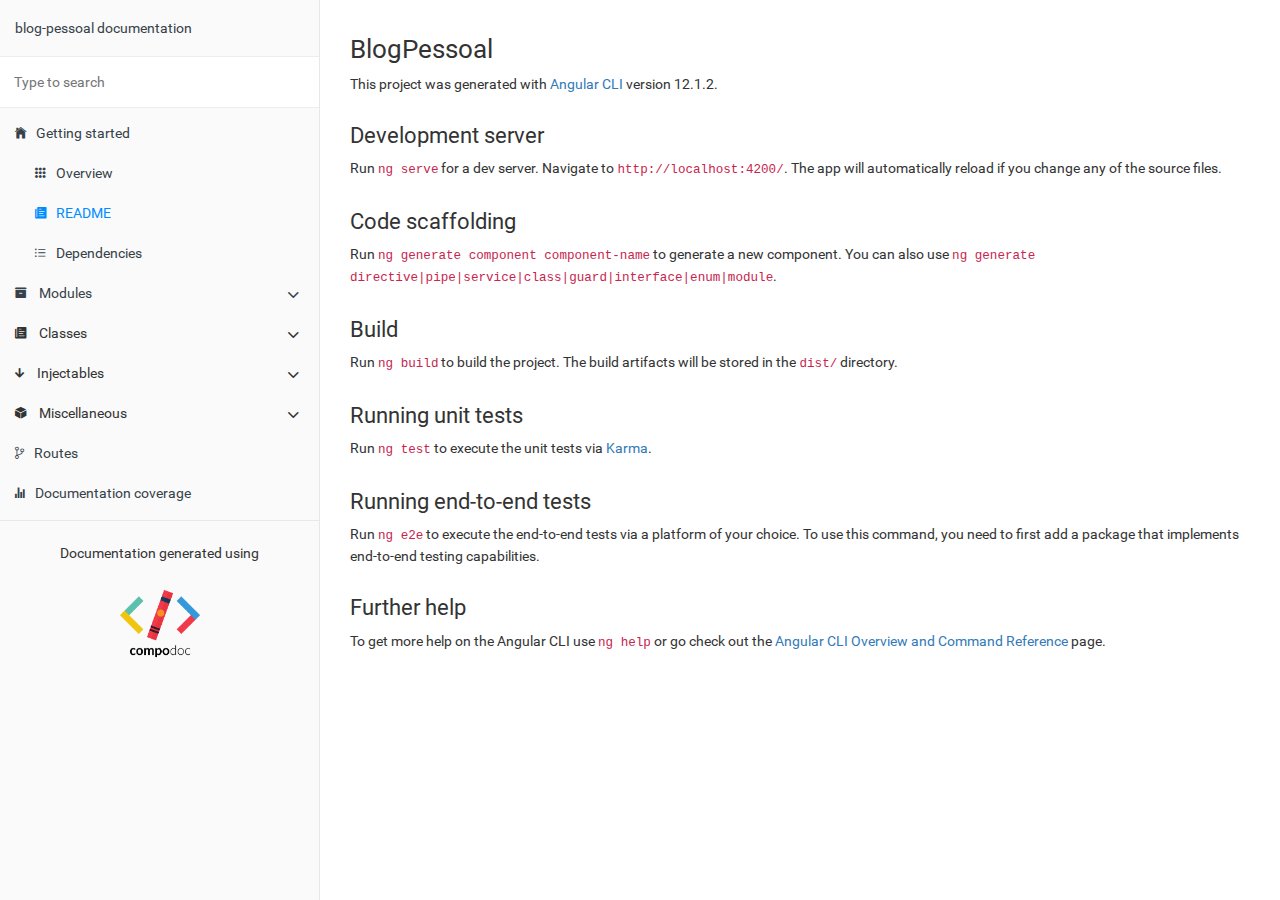
<file: documentation/index.html>
<!doctype html>
<html class="no-js" lang="">
    <head>
        <meta charset="utf-8">
        <meta http-equiv="x-ua-compatible" content="ie=edge">
        <title>blog-pessoal documentation</title>
        <meta name="description" content="">
        <meta name="viewport" content="width=device-width, initial-scale=1">

        <link rel="icon" type="image/x-icon" href="./images/favicon.ico">
	   <link rel="stylesheet" href="./styles/style.css">
        <link rel="stylesheet" href="./styles/dark.css" media="(prefers-color-scheme: dark)">
    </head>
    <body>

        <div class="navbar navbar-default navbar-fixed-top visible-xs">
            <a href="./" class="navbar-brand">blog-pessoal documentation</a>
            <button type="button" class="btn btn-default btn-menu ion-ios-menu" id="btn-menu"></button>
        </div>

        <div class="xs-menu menu" id="mobile-menu">
                <div id="book-search-input" role="search"><input type="text" placeholder="Type to search"></div>            <compodoc-menu></compodoc-menu>
        </div>

        <div class="container-fluid main">
           <div class="row main">
               <div class="hidden-xs menu">
                   <compodoc-menu mode="normal"></compodoc-menu>
               </div>
               <!-- START CONTENT -->
               <div class="content getting-started">
                   <div class="content-data">

<h1 id="blogpessoal">BlogPessoal</h1>
<p>This project was generated with <a href="https://github.com/angular/angular-cli">Angular CLI</a> version 12.1.2.</p>
<h2 id="development-server">Development server</h2>
<p>Run <code>ng serve</code> for a dev server. Navigate to <code>http://localhost:4200/</code>. The app will automatically reload if you change any of the source files.</p>
<h2 id="code-scaffolding">Code scaffolding</h2>
<p>Run <code>ng generate component component-name</code> to generate a new component. You can also use <code>ng generate directive|pipe|service|class|guard|interface|enum|module</code>.</p>
<h2 id="build">Build</h2>
<p>Run <code>ng build</code> to build the project. The build artifacts will be stored in the <code>dist/</code> directory.</p>
<h2 id="running-unit-tests">Running unit tests</h2>
<p>Run <code>ng test</code> to execute the unit tests via <a href="https://karma-runner.github.io">Karma</a>.</p>
<h2 id="running-end-to-end-tests">Running end-to-end tests</h2>
<p>Run <code>ng e2e</code> to execute the end-to-end tests via a platform of your choice. To use this command, you need to first add a package that implements end-to-end testing capabilities.</p>
<h2 id="further-help">Further help</h2>
<p>To get more help on the Angular CLI use <code>ng help</code> or go check out the <a href="https://angular.io/cli">Angular CLI Overview and Command Reference</a> page.</p>



















                   </div><div class="search-results">
    <div class="has-results">
        <h1 class="search-results-title"><span class='search-results-count'></span> results matching "<span class='search-query'></span>"</h1>
        <ul class="search-results-list"></ul>
    </div>
    <div class="no-results">
        <h1 class="search-results-title">No results matching "<span class='search-query'></span>"</h1>
    </div>
</div>
</div>
               <!-- END CONTENT -->
           </div>
       </div>

       <script>
            var COMPODOC_CURRENT_PAGE_DEPTH = 0;
            var COMPODOC_CURRENT_PAGE_CONTEXT = 'getting-started';
            var COMPODOC_CURRENT_PAGE_URL = 'index.html';
            var MAX_SEARCH_RESULTS = 15;
       </script>

       <script src="./js/libs/custom-elements.min.js"></script>
       <script src="./js/libs/lit-html.js"></script>

       <script src="./js/menu-wc.js" defer></script>
       <script nomodule src="./js/menu-wc_es5.js" defer></script>

       <script src="./js/libs/bootstrap-native.js"></script>

       <script src="./js/libs/es6-shim.min.js"></script>
       <script src="./js/libs/EventDispatcher.js"></script>
       <script src="./js/libs/promise.min.js"></script>
       <script src="./js/libs/zepto.min.js"></script>

       <script src="./js/compodoc.js"></script>

       <script src="./js/tabs.js"></script>
       <script src="./js/menu.js"></script>
       <script src="./js/libs/clipboard.min.js"></script>
       <script src="./js/libs/prism.js"></script>
       <script src="./js/sourceCode.js"></script>
          <script src="./js/search/search.js"></script>
          <script src="./js/search/lunr.min.js"></script>
          <script src="./js/search/search-lunr.js"></script>
          <script src="./js/search/search_index.js"></script>
       <script src="./js/lazy-load-graphs.js"></script>


    </body>
</html>
</file>
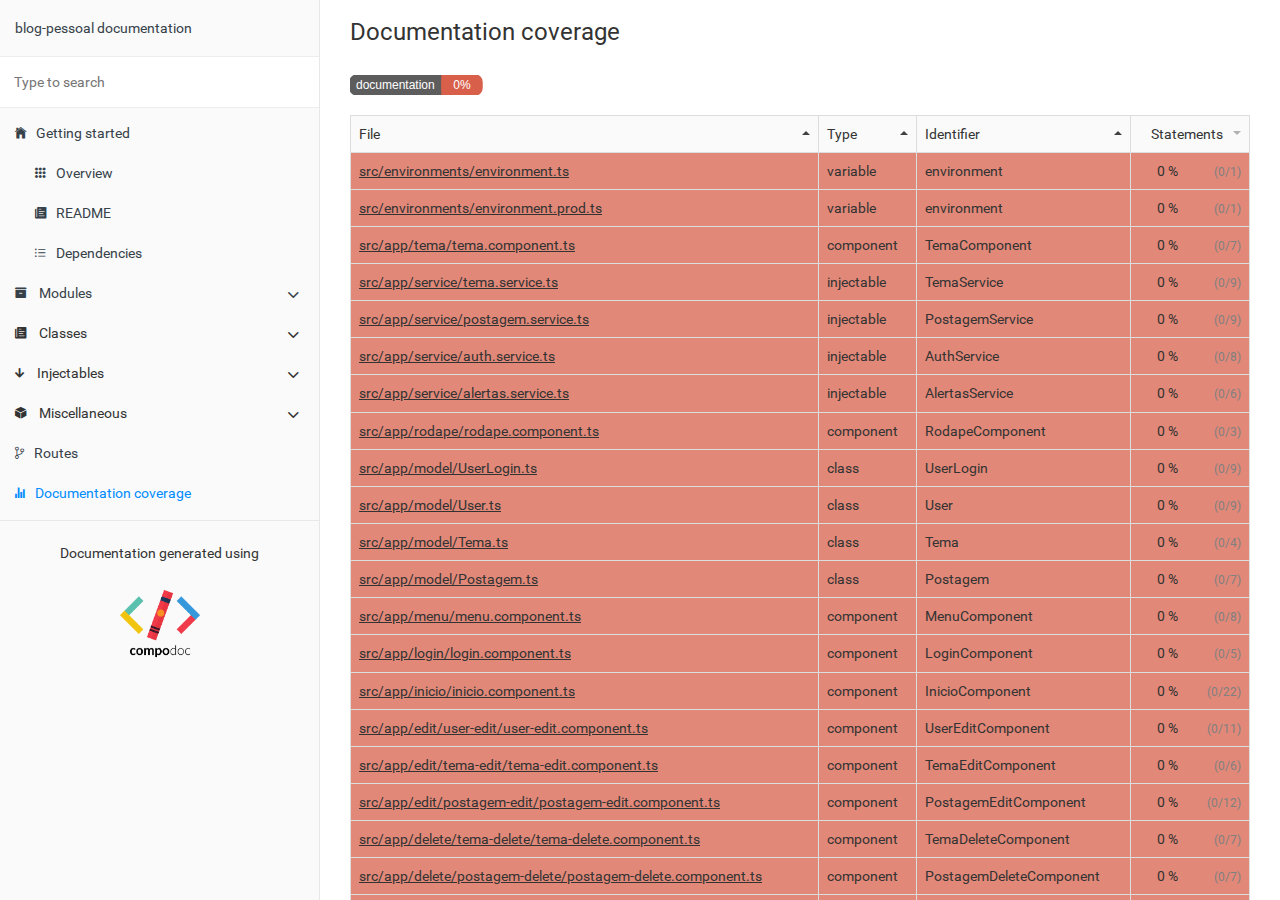
<file: documentation/coverage.html>
<!doctype html>
<html class="no-js" lang="">
    <head>
        <meta charset="utf-8">
        <meta http-equiv="x-ua-compatible" content="ie=edge">
        <title>blog-pessoal documentation</title>
        <meta name="description" content="">
        <meta name="viewport" content="width=device-width, initial-scale=1">

        <link rel="icon" type="image/x-icon" href="./images/favicon.ico">
	   <link rel="stylesheet" href="./styles/style.css">
        <link rel="stylesheet" href="./styles/dark.css" media="(prefers-color-scheme: dark)">
    </head>
    <body>

        <div class="navbar navbar-default navbar-fixed-top visible-xs">
            <a href="./" class="navbar-brand">blog-pessoal documentation</a>
            <button type="button" class="btn btn-default btn-menu ion-ios-menu" id="btn-menu"></button>
        </div>

        <div class="xs-menu menu" id="mobile-menu">
                <div id="book-search-input" role="search"><input type="text" placeholder="Type to search"></div>            <compodoc-menu></compodoc-menu>
        </div>

        <div class="container-fluid main">
           <div class="row main">
               <div class="hidden-xs menu">
                   <compodoc-menu mode="normal"></compodoc-menu>
               </div>
               <!-- START CONTENT -->
               <div class="content coverage">
                   <div class="content-data">

















<ol class="breadcrumb">
    <li>Documentation coverage</li>
</ol>

<div>
    <img src="./images/coverage-badge-documentation.svg">
</div>

<table class="table table-bordered coverage" id="coverage-table">
    <thead class="coverage-header">
        <tr>
            <th>File</th>
            <th>Type</th>
            <th>Identifier</th>
            <th style="text-align:right" class="statements" data-sort-default>Statements</th>
        </tr>
    </thead>
    <tbody>
        <tr class="low">
            <td>
                <!-- miscellaneous -->
                <a href="./components/AlertasComponent.html">src/app/alertas/alertas.component.ts</a>
            </td>
            <td>component</td>
            <td>AlertasComponent</td>
            <td align="right" data-sort="0">
                <span class="coverage-percent">0 %</span>
                <span class="coverage-count">(0/7)</span>
            </td>
        </tr>
        <tr class="low">
            <td>
                <!-- miscellaneous -->
                <a href="./components/AppComponent.html">src/app/app.component.ts</a>
            </td>
            <td>component</td>
            <td>AppComponent</td>
            <td align="right" data-sort="0">
                <span class="coverage-percent">0 %</span>
                <span class="coverage-count">(0/3)</span>
            </td>
        </tr>
        <tr class="low">
            <td>
                <!-- miscellaneous -->
                <a href="./components/CadastroComponent.html">src/app/cadastro/cadastro.component.ts</a>
            </td>
            <td>component</td>
            <td>CadastroComponent</td>
            <td align="right" data-sort="0">
                <span class="coverage-percent">0 %</span>
                <span class="coverage-count">(0/9)</span>
            </td>
        </tr>
        <tr class="low">
            <td>
                <!-- miscellaneous -->
                <a href="./components/PostagemDeleteComponent.html">src/app/delete/postagem-delete/postagem-delete.component.ts</a>
            </td>
            <td>component</td>
            <td>PostagemDeleteComponent</td>
            <td align="right" data-sort="0">
                <span class="coverage-percent">0 %</span>
                <span class="coverage-count">(0/7)</span>
            </td>
        </tr>
        <tr class="low">
            <td>
                <!-- miscellaneous -->
                <a href="./components/TemaDeleteComponent.html">src/app/delete/tema-delete/tema-delete.component.ts</a>
            </td>
            <td>component</td>
            <td>TemaDeleteComponent</td>
            <td align="right" data-sort="0">
                <span class="coverage-percent">0 %</span>
                <span class="coverage-count">(0/7)</span>
            </td>
        </tr>
        <tr class="low">
            <td>
                <!-- miscellaneous -->
                <a href="./components/PostagemEditComponent.html">src/app/edit/postagem-edit/postagem-edit.component.ts</a>
            </td>
            <td>component</td>
            <td>PostagemEditComponent</td>
            <td align="right" data-sort="0">
                <span class="coverage-percent">0 %</span>
                <span class="coverage-count">(0/12)</span>
            </td>
        </tr>
        <tr class="low">
            <td>
                <!-- miscellaneous -->
                <a href="./components/TemaEditComponent.html">src/app/edit/tema-edit/tema-edit.component.ts</a>
            </td>
            <td>component</td>
            <td>TemaEditComponent</td>
            <td align="right" data-sort="0">
                <span class="coverage-percent">0 %</span>
                <span class="coverage-count">(0/6)</span>
            </td>
        </tr>
        <tr class="low">
            <td>
                <!-- miscellaneous -->
                <a href="./components/UserEditComponent.html">src/app/edit/user-edit/user-edit.component.ts</a>
            </td>
            <td>component</td>
            <td>UserEditComponent</td>
            <td align="right" data-sort="0">
                <span class="coverage-percent">0 %</span>
                <span class="coverage-count">(0/11)</span>
            </td>
        </tr>
        <tr class="low">
            <td>
                <!-- miscellaneous -->
                <a href="./components/InicioComponent.html">src/app/inicio/inicio.component.ts</a>
            </td>
            <td>component</td>
            <td>InicioComponent</td>
            <td align="right" data-sort="0">
                <span class="coverage-percent">0 %</span>
                <span class="coverage-count">(0/22)</span>
            </td>
        </tr>
        <tr class="low">
            <td>
                <!-- miscellaneous -->
                <a href="./components/LoginComponent.html">src/app/login/login.component.ts</a>
            </td>
            <td>component</td>
            <td>LoginComponent</td>
            <td align="right" data-sort="0">
                <span class="coverage-percent">0 %</span>
                <span class="coverage-count">(0/5)</span>
            </td>
        </tr>
        <tr class="low">
            <td>
                <!-- miscellaneous -->
                <a href="./components/MenuComponent.html">src/app/menu/menu.component.ts</a>
            </td>
            <td>component</td>
            <td>MenuComponent</td>
            <td align="right" data-sort="0">
                <span class="coverage-percent">0 %</span>
                <span class="coverage-count">(0/8)</span>
            </td>
        </tr>
        <tr class="low">
            <td>
                <!-- miscellaneous -->
                <a href="./classes/Postagem.html">src/app/model/Postagem.ts</a>
            </td>
            <td>class</td>
            <td>Postagem</td>
            <td align="right" data-sort="0">
                <span class="coverage-percent">0 %</span>
                <span class="coverage-count">(0/7)</span>
            </td>
        </tr>
        <tr class="low">
            <td>
                <!-- miscellaneous -->
                <a href="./classes/Tema.html">src/app/model/Tema.ts</a>
            </td>
            <td>class</td>
            <td>Tema</td>
            <td align="right" data-sort="0">
                <span class="coverage-percent">0 %</span>
                <span class="coverage-count">(0/4)</span>
            </td>
        </tr>
        <tr class="low">
            <td>
                <!-- miscellaneous -->
                <a href="./classes/User.html">src/app/model/User.ts</a>
            </td>
            <td>class</td>
            <td>User</td>
            <td align="right" data-sort="0">
                <span class="coverage-percent">0 %</span>
                <span class="coverage-count">(0/9)</span>
            </td>
        </tr>
        <tr class="low">
            <td>
                <!-- miscellaneous -->
                <a href="./classes/UserLogin.html">src/app/model/UserLogin.ts</a>
            </td>
            <td>class</td>
            <td>UserLogin</td>
            <td align="right" data-sort="0">
                <span class="coverage-percent">0 %</span>
                <span class="coverage-count">(0/9)</span>
            </td>
        </tr>
        <tr class="low">
            <td>
                <!-- miscellaneous -->
                <a href="./components/RodapeComponent.html">src/app/rodape/rodape.component.ts</a>
            </td>
            <td>component</td>
            <td>RodapeComponent</td>
            <td align="right" data-sort="0">
                <span class="coverage-percent">0 %</span>
                <span class="coverage-count">(0/3)</span>
            </td>
        </tr>
        <tr class="low">
            <td>
                <!-- miscellaneous -->
                <a href="./injectables/AlertasService.html">src/app/service/alertas.service.ts</a>
            </td>
            <td>injectable</td>
            <td>AlertasService</td>
            <td align="right" data-sort="0">
                <span class="coverage-percent">0 %</span>
                <span class="coverage-count">(0/6)</span>
            </td>
        </tr>
        <tr class="low">
            <td>
                <!-- miscellaneous -->
                <a href="./injectables/AuthService.html">src/app/service/auth.service.ts</a>
            </td>
            <td>injectable</td>
            <td>AuthService</td>
            <td align="right" data-sort="0">
                <span class="coverage-percent">0 %</span>
                <span class="coverage-count">(0/8)</span>
            </td>
        </tr>
        <tr class="low">
            <td>
                <!-- miscellaneous -->
                <a href="./injectables/PostagemService.html">src/app/service/postagem.service.ts</a>
            </td>
            <td>injectable</td>
            <td>PostagemService</td>
            <td align="right" data-sort="0">
                <span class="coverage-percent">0 %</span>
                <span class="coverage-count">(0/9)</span>
            </td>
        </tr>
        <tr class="low">
            <td>
                <!-- miscellaneous -->
                <a href="./injectables/TemaService.html">src/app/service/tema.service.ts</a>
            </td>
            <td>injectable</td>
            <td>TemaService</td>
            <td align="right" data-sort="0">
                <span class="coverage-percent">0 %</span>
                <span class="coverage-count">(0/9)</span>
            </td>
        </tr>
        <tr class="low">
            <td>
                <!-- miscellaneous -->
                <a href="./components/TemaComponent.html">src/app/tema/tema.component.ts</a>
            </td>
            <td>component</td>
            <td>TemaComponent</td>
            <td align="right" data-sort="0">
                <span class="coverage-percent">0 %</span>
                <span class="coverage-count">(0/7)</span>
            </td>
        </tr>
        <tr class="low">
            <td>
                <!-- miscellaneous -->
                <a href="./miscellaneous/variables.html#environment">src/environments/environment.prod.ts</a>
            </td>
            <td>variable</td>
            <td>environment</td>
            <td align="right" data-sort="0">
                <span class="coverage-percent">0 %</span>
                <span class="coverage-count">(0/1)</span>
            </td>
        </tr>
        <tr class="low">
            <td>
                <!-- miscellaneous -->
                <a href="./miscellaneous/variables.html#environment">src/environments/environment.ts</a>
            </td>
            <td>variable</td>
            <td>environment</td>
            <td align="right" data-sort="0">
                <span class="coverage-percent">0 %</span>
                <span class="coverage-count">(0/1)</span>
            </td>
        </tr>
    </tbody>
</table>

<script src="js/libs/tablesort.min.js"></script>
<script src="js/libs/tablesort.number.min.js"></script>
<script>
    new Tablesort(document.getElementById('coverage-table'));
</script>

                   </div><div class="search-results">
    <div class="has-results">
        <h1 class="search-results-title"><span class='search-results-count'></span> results matching "<span class='search-query'></span>"</h1>
        <ul class="search-results-list"></ul>
    </div>
    <div class="no-results">
        <h1 class="search-results-title">No results matching "<span class='search-query'></span>"</h1>
    </div>
</div>
</div>
               <!-- END CONTENT -->
           </div>
       </div>

       <script>
            var COMPODOC_CURRENT_PAGE_DEPTH = 0;
            var COMPODOC_CURRENT_PAGE_CONTEXT = 'coverage';
            var COMPODOC_CURRENT_PAGE_URL = 'coverage.html';
            var MAX_SEARCH_RESULTS = 15;
       </script>

       <script src="./js/libs/custom-elements.min.js"></script>
       <script src="./js/libs/lit-html.js"></script>

       <script src="./js/menu-wc.js" defer></script>
       <script nomodule src="./js/menu-wc_es5.js" defer></script>

       <script src="./js/libs/bootstrap-native.js"></script>

       <script src="./js/libs/es6-shim.min.js"></script>
       <script src="./js/libs/EventDispatcher.js"></script>
       <script src="./js/libs/promise.min.js"></script>
       <script src="./js/libs/zepto.min.js"></script>

       <script src="./js/compodoc.js"></script>

       <script src="./js/tabs.js"></script>
       <script src="./js/menu.js"></script>
       <script src="./js/libs/clipboard.min.js"></script>
       <script src="./js/libs/prism.js"></script>
       <script src="./js/sourceCode.js"></script>
          <script src="./js/search/search.js"></script>
          <script src="./js/search/lunr.min.js"></script>
          <script src="./js/search/search-lunr.js"></script>
          <script src="./js/search/search_index.js"></script>
       <script src="./js/lazy-load-graphs.js"></script>


    </body>
</html>
</file>
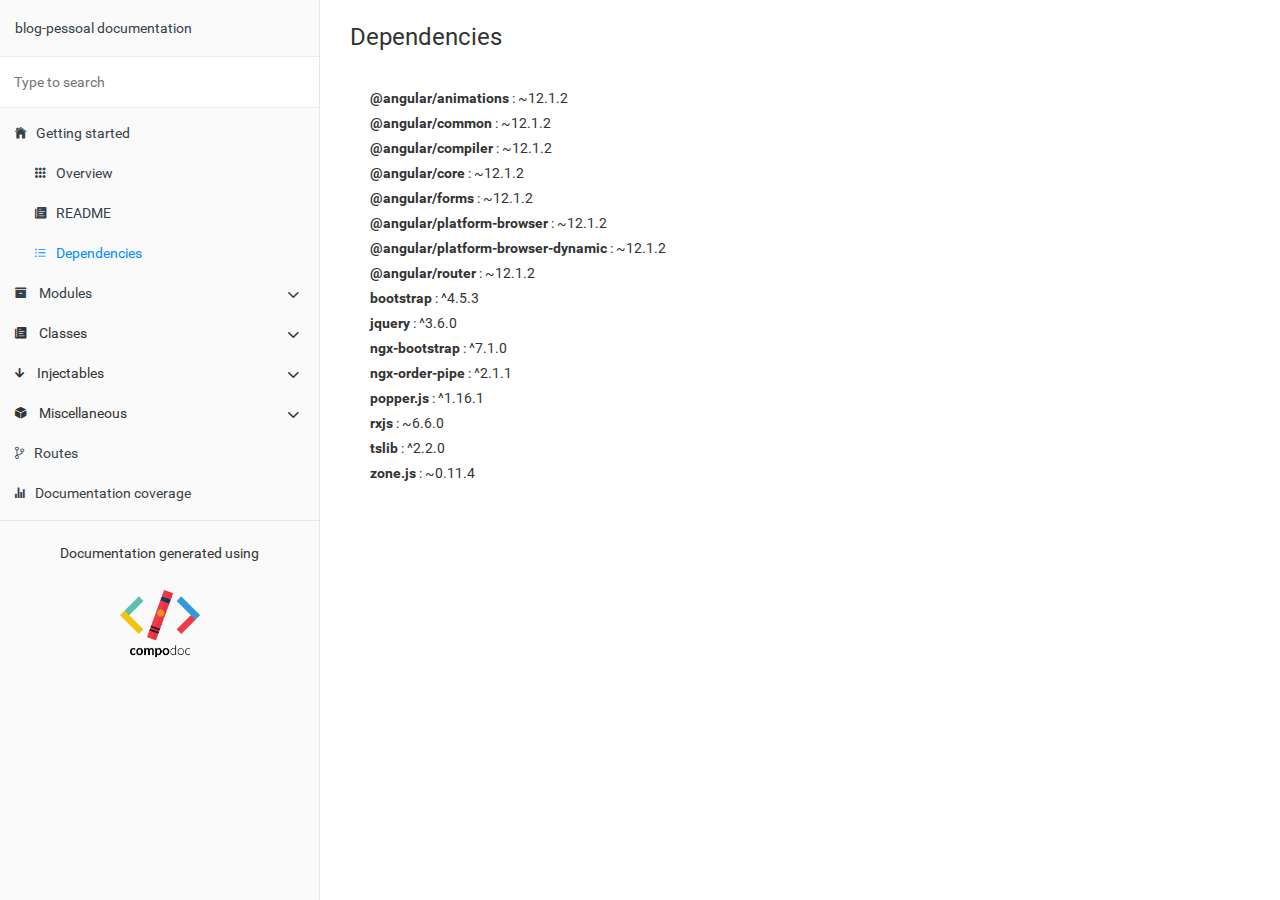
<file: documentation/dependencies.html>
<!doctype html>
<html class="no-js" lang="">
    <head>
        <meta charset="utf-8">
        <meta http-equiv="x-ua-compatible" content="ie=edge">
        <title>blog-pessoal documentation</title>
        <meta name="description" content="">
        <meta name="viewport" content="width=device-width, initial-scale=1">

        <link rel="icon" type="image/x-icon" href="./images/favicon.ico">
	   <link rel="stylesheet" href="./styles/style.css">
        <link rel="stylesheet" href="./styles/dark.css" media="(prefers-color-scheme: dark)">
    </head>
    <body>

        <div class="navbar navbar-default navbar-fixed-top visible-xs">
            <a href="./" class="navbar-brand">blog-pessoal documentation</a>
            <button type="button" class="btn btn-default btn-menu ion-ios-menu" id="btn-menu"></button>
        </div>

        <div class="xs-menu menu" id="mobile-menu">
                <div id="book-search-input" role="search"><input type="text" placeholder="Type to search"></div>            <compodoc-menu></compodoc-menu>
        </div>

        <div class="container-fluid main">
           <div class="row main">
               <div class="hidden-xs menu">
                   <compodoc-menu mode="normal"></compodoc-menu>
               </div>
               <!-- START CONTENT -->
               <div class="content package-dependencies">
                   <div class="content-data">














    <ol class="breadcrumb">
        <li>Dependencies</li>
    </ol>
    <ul class="dependencies-list">
        <li>
            <b>@angular/animations</b> : ~12.1.2</li>
        <li>
            <b>@angular/common</b> : ~12.1.2</li>
        <li>
            <b>@angular/compiler</b> : ~12.1.2</li>
        <li>
            <b>@angular/core</b> : ~12.1.2</li>
        <li>
            <b>@angular/forms</b> : ~12.1.2</li>
        <li>
            <b>@angular/platform-browser</b> : ~12.1.2</li>
        <li>
            <b>@angular/platform-browser-dynamic</b> : ~12.1.2</li>
        <li>
            <b>@angular/router</b> : ~12.1.2</li>
        <li>
            <b>bootstrap</b> : ^4.5.3</li>
        <li>
            <b>jquery</b> : ^3.6.0</li>
        <li>
            <b>ngx-bootstrap</b> : ^7.1.0</li>
        <li>
            <b>ngx-order-pipe</b> : ^2.1.1</li>
        <li>
            <b>popper.js</b> : ^1.16.1</li>
        <li>
            <b>rxjs</b> : ~6.6.0</li>
        <li>
            <b>tslib</b> : ^2.2.0</li>
        <li>
            <b>zone.js</b> : ~0.11.4</li>
    </ul>






                   </div><div class="search-results">
    <div class="has-results">
        <h1 class="search-results-title"><span class='search-results-count'></span> results matching "<span class='search-query'></span>"</h1>
        <ul class="search-results-list"></ul>
    </div>
    <div class="no-results">
        <h1 class="search-results-title">No results matching "<span class='search-query'></span>"</h1>
    </div>
</div>
</div>
               <!-- END CONTENT -->
           </div>
       </div>

       <script>
            var COMPODOC_CURRENT_PAGE_DEPTH = 0;
            var COMPODOC_CURRENT_PAGE_CONTEXT = 'package-dependencies';
            var COMPODOC_CURRENT_PAGE_URL = 'dependencies.html';
            var MAX_SEARCH_RESULTS = 15;
       </script>

       <script src="./js/libs/custom-elements.min.js"></script>
       <script src="./js/libs/lit-html.js"></script>

       <script src="./js/menu-wc.js" defer></script>
       <script nomodule src="./js/menu-wc_es5.js" defer></script>

       <script src="./js/libs/bootstrap-native.js"></script>

       <script src="./js/libs/es6-shim.min.js"></script>
       <script src="./js/libs/EventDispatcher.js"></script>
       <script src="./js/libs/promise.min.js"></script>
       <script src="./js/libs/zepto.min.js"></script>

       <script src="./js/compodoc.js"></script>

       <script src="./js/tabs.js"></script>
       <script src="./js/menu.js"></script>
       <script src="./js/libs/clipboard.min.js"></script>
       <script src="./js/libs/prism.js"></script>
       <script src="./js/sourceCode.js"></script>
          <script src="./js/search/search.js"></script>
          <script src="./js/search/lunr.min.js"></script>
          <script src="./js/search/search-lunr.js"></script>
          <script src="./js/search/search_index.js"></script>
       <script src="./js/lazy-load-graphs.js"></script>


    </body>
</html>
</file>
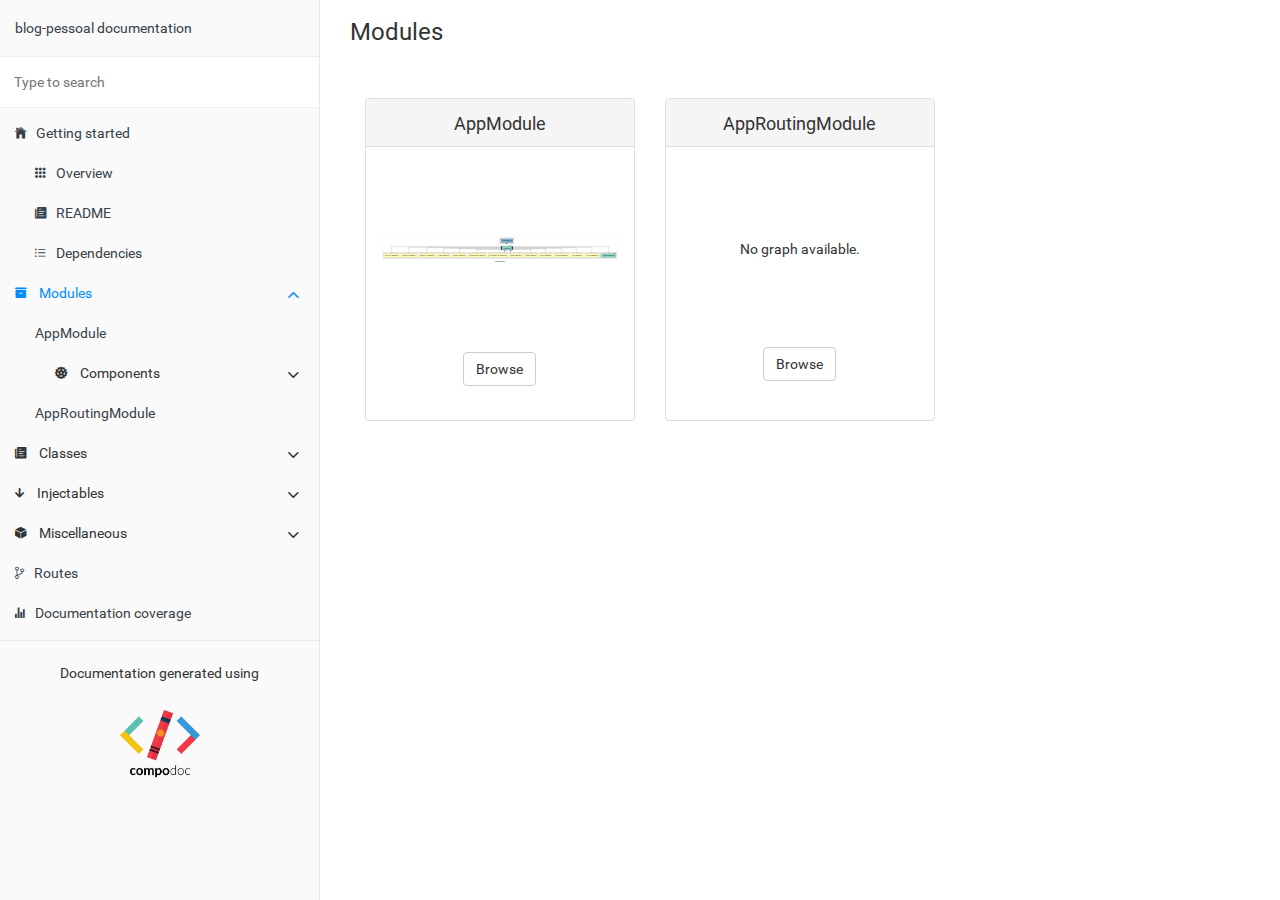
<file: documentation/modules.html>
<!doctype html>
<html class="no-js" lang="">
    <head>
        <meta charset="utf-8">
        <meta http-equiv="x-ua-compatible" content="ie=edge">
        <title>blog-pessoal documentation</title>
        <meta name="description" content="">
        <meta name="viewport" content="width=device-width, initial-scale=1">

        <link rel="icon" type="image/x-icon" href="./images/favicon.ico">
	   <link rel="stylesheet" href="./styles/style.css">
        <link rel="stylesheet" href="./styles/dark.css" media="(prefers-color-scheme: dark)">
    </head>
    <body>

        <div class="navbar navbar-default navbar-fixed-top visible-xs">
            <a href="./" class="navbar-brand">blog-pessoal documentation</a>
            <button type="button" class="btn btn-default btn-menu ion-ios-menu" id="btn-menu"></button>
        </div>

        <div class="xs-menu menu" id="mobile-menu">
                <div id="book-search-input" role="search"><input type="text" placeholder="Type to search"></div>            <compodoc-menu></compodoc-menu>
        </div>

        <div class="container-fluid main">
           <div class="row main">
               <div class="hidden-xs menu">
                   <compodoc-menu mode="normal"></compodoc-menu>
               </div>
               <!-- START CONTENT -->
               <div class="content modules">
                   <div class="content-data">



<ol class="breadcrumb">
    <li>Modules</li>
</ol>
<div class="container-fluid modules">
    <div class="row">
            <div class="col-sm-4">
                <div class="card card-module">
                    <div class="card-header">
                        <h4 class="card-title">AppModule</h4>
                    </div>
                    <div class="card-block">
                                <p>
                                    <object id="demo-svg" type="image/svg+xml" lazy="./modules/AppModule/dependencies.svg" style="width: 100%; height: 175px;">
                                        Your browser does not support SVG
                                    </object>
                                </p>
                        <footer class="text-center">
                            <a href="./modules/AppModule.html" class="btn btn-default">Browse</a>
                        </footer>
                    </div>
                </div>
            </div>
            <div class="col-sm-4">
                <div class="card card-module">
                    <div class="card-header">
                        <h4 class="card-title">AppRoutingModule</h4>
                    </div>
                    <div class="card-block">
                                <p class="no-graph">
                                    No graph available.
                                </p>
                        <footer class="text-center">
                            <a href="./modules/AppRoutingModule.html" class="btn btn-default">Browse</a>
                        </footer>
                    </div>
                </div>
            </div>
    </div>
</div>
















                   </div><div class="search-results">
    <div class="has-results">
        <h1 class="search-results-title"><span class='search-results-count'></span> results matching "<span class='search-query'></span>"</h1>
        <ul class="search-results-list"></ul>
    </div>
    <div class="no-results">
        <h1 class="search-results-title">No results matching "<span class='search-query'></span>"</h1>
    </div>
</div>
</div>
               <!-- END CONTENT -->
           </div>
       </div>

       <script>
            var COMPODOC_CURRENT_PAGE_DEPTH = 0;
            var COMPODOC_CURRENT_PAGE_CONTEXT = 'modules';
            var COMPODOC_CURRENT_PAGE_URL = 'modules.html';
            var MAX_SEARCH_RESULTS = 15;
       </script>

       <script src="./js/libs/custom-elements.min.js"></script>
       <script src="./js/libs/lit-html.js"></script>

       <script src="./js/menu-wc.js" defer></script>
       <script nomodule src="./js/menu-wc_es5.js" defer></script>

       <script src="./js/libs/bootstrap-native.js"></script>

       <script src="./js/libs/es6-shim.min.js"></script>
       <script src="./js/libs/EventDispatcher.js"></script>
       <script src="./js/libs/promise.min.js"></script>
       <script src="./js/libs/zepto.min.js"></script>

       <script src="./js/compodoc.js"></script>

       <script src="./js/tabs.js"></script>
       <script src="./js/menu.js"></script>
       <script src="./js/libs/clipboard.min.js"></script>
       <script src="./js/libs/prism.js"></script>
       <script src="./js/sourceCode.js"></script>
          <script src="./js/search/search.js"></script>
          <script src="./js/search/lunr.min.js"></script>
          <script src="./js/search/search-lunr.js"></script>
          <script src="./js/search/search_index.js"></script>
       <script src="./js/lazy-load-graphs.js"></script>


    </body>
</html>
</file>
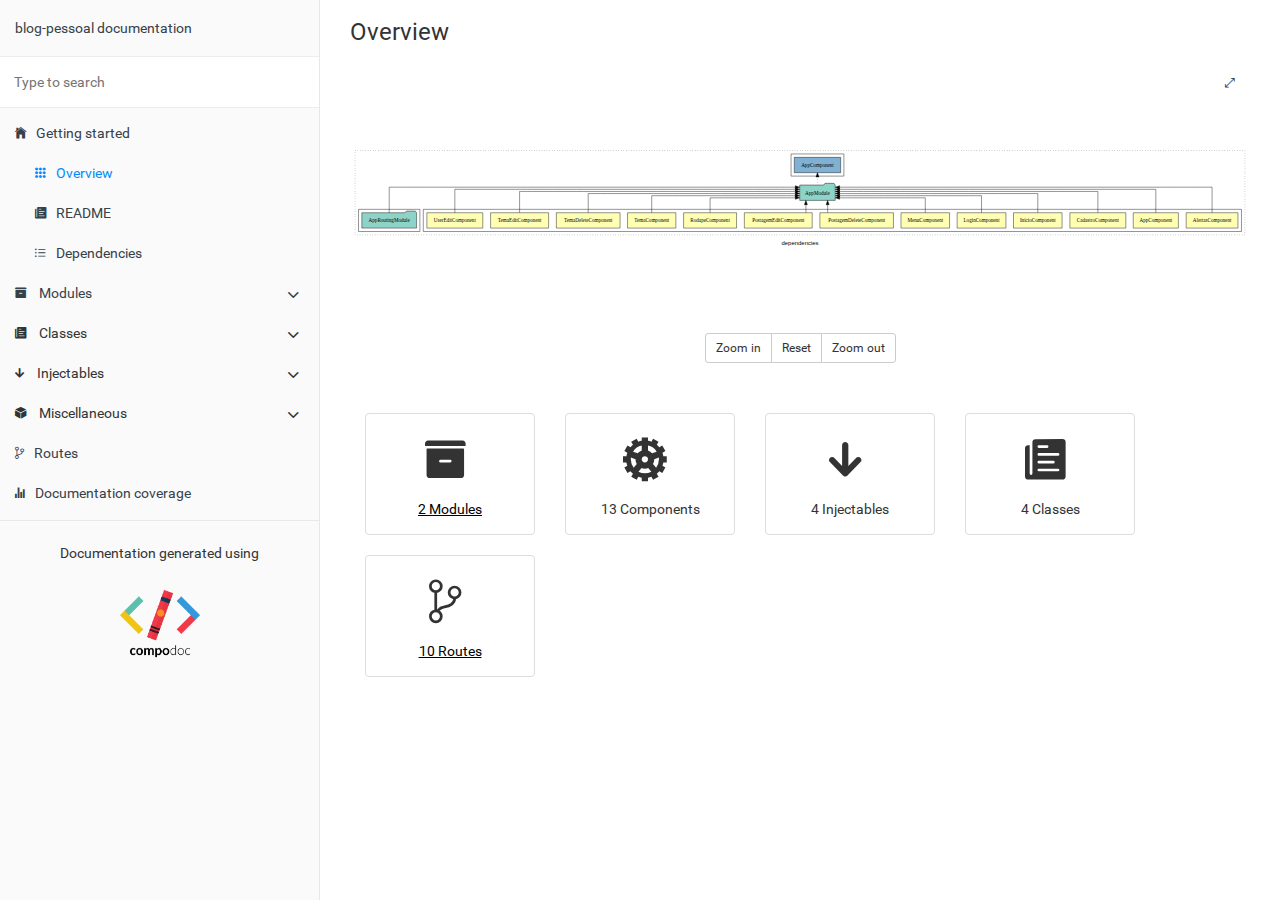
<file: documentation/overview.html>
<!doctype html>
<html class="no-js" lang="">
    <head>
        <meta charset="utf-8">
        <meta http-equiv="x-ua-compatible" content="ie=edge">
        <title>blog-pessoal documentation</title>
        <meta name="description" content="">
        <meta name="viewport" content="width=device-width, initial-scale=1">

        <link rel="icon" type="image/x-icon" href="./images/favicon.ico">
	   <link rel="stylesheet" href="./styles/style.css">
        <link rel="stylesheet" href="./styles/dark.css" media="(prefers-color-scheme: dark)">
    </head>
    <body>

        <div class="navbar navbar-default navbar-fixed-top visible-xs">
            <a href="./" class="navbar-brand">blog-pessoal documentation</a>
            <button type="button" class="btn btn-default btn-menu ion-ios-menu" id="btn-menu"></button>
        </div>

        <div class="xs-menu menu" id="mobile-menu">
                <div id="book-search-input" role="search"><input type="text" placeholder="Type to search"></div>            <compodoc-menu></compodoc-menu>
        </div>

        <div class="container-fluid main">
           <div class="row main">
               <div class="hidden-xs menu">
                   <compodoc-menu mode="normal"></compodoc-menu>
               </div>
               <!-- START CONTENT -->
               <div class="content overview">
                   <div class="content-data">


<ol class="breadcrumb">
    <li>Overview</li>
</ol>
  
<div class="text-center module-graph-container">
    <div id="module-graph-svg">
        <?xml version="1.0" encoding="UTF-8" standalone="no"?>
<!DOCTYPE svg PUBLIC "-//W3C//DTD SVG 1.1//EN"
 "http://www.w3.org/Graphics/SVG/1.1/DTD/svg11.dtd">
<!-- Generated by graphviz version 2.47.3 (20210619.1520)
 -->
<!-- Title: dependencies Pages: 1 -->
<svg width="2112pt" height="247pt"
 viewBox="0.00 0.00 2112.00 246.80" xmlns="http://www.w3.org/2000/svg" xmlns:xlink="http://www.w3.org/1999/xlink">
<g id="graph0" class="graph" transform="scale(1 1) rotate(0) translate(4 242.8)">
<title>dependencies</title>
<polygon fill="white" stroke="transparent" points="-4,4 -4,-242.8 2108,-242.8 2108,4 -4,4"/>
<text text-anchor="middle" x="1052" y="-8.2" font-family="sans-serif" font-size="14.00">dependencies</text>
<g id="clust1" class="cluster">
<title>cluster_AppModule</title>
<polygon fill="none" stroke="black" stroke-dasharray="1,5" points="8,-32.8 8,-230.8 2096,-230.8 2096,-32.8 8,-32.8"/>
</g>
<g id="clust2" class="cluster">
<title>cluster_AppModule_declarations</title>
<polygon fill="none" stroke="black" points="168,-40.8 168,-92.8 2088,-92.8 2088,-40.8 168,-40.8"/>
</g>
<g id="clust16" class="cluster">
<title>cluster_AppModule_imports</title>
<polygon fill="none" stroke="black" points="16,-40.8 16,-92.8 160,-92.8 160,-40.8 16,-40.8"/>
</g>
<g id="clust18" class="cluster">
<title>cluster_AppModule_bootstrap</title>
<polygon fill="none" stroke="black" points="1031,-170.8 1031,-222.8 1155,-222.8 1155,-170.8 1031,-170.8"/>
</g>
<!-- AlertasComponent -->
<g id="node1" class="node">
<title>AlertasComponent</title>
<polygon fill="#ffffb3" stroke="black" points="2079.75,-84.8 1958.25,-84.8 1958.25,-48.8 2079.75,-48.8 2079.75,-84.8"/>
<text text-anchor="middle" x="2019" y="-62.6" font-family="Times,serif" font-size="14.00">AlertasComponent</text>
</g>
<!-- AppModule -->
<g id="node14" class="node">
<title>AppModule</title>
<polygon fill="#8dd3c7" stroke="black" points="1134.66,-149.8 1131.66,-153.8 1110.66,-153.8 1107.66,-149.8 1051.34,-149.8 1051.34,-113.8 1134.66,-113.8 1134.66,-149.8"/>
<text text-anchor="middle" x="1093" y="-127.6" font-family="Times,serif" font-size="14.00">AppModule</text>
</g>
<!-- AlertasComponent&#45;&gt;AppModule -->
<g id="edge1" class="edge">
<title>AlertasComponent&#45;&gt;AppModule</title>
<path fill="none" stroke="black" d="M2019,-84.89C2019,-107.93 2019,-144.8 2019,-144.8 2019,-144.8 1144.89,-144.8 1144.89,-144.8"/>
<polygon fill="black" stroke="black" points="1144.89,-141.3 1134.89,-144.8 1144.89,-148.3 1144.89,-141.3"/>
</g>
<!-- AppComponent -->
<g id="node2" class="node">
<title>AppComponent</title>
<polygon fill="#ffffb3" stroke="black" points="1939.94,-84.8 1834.06,-84.8 1834.06,-48.8 1939.94,-48.8 1939.94,-84.8"/>
<text text-anchor="middle" x="1887" y="-62.6" font-family="Times,serif" font-size="14.00">AppComponent</text>
</g>
<!-- AppComponent&#45;&gt;AppModule -->
<g id="edge2" class="edge">
<title>AppComponent&#45;&gt;AppModule</title>
<path fill="none" stroke="black" d="M1887,-84.84C1887,-106.46 1887,-139.8 1887,-139.8 1887,-139.8 1144.85,-139.8 1144.85,-139.8"/>
<polygon fill="black" stroke="black" points="1144.85,-136.3 1134.85,-139.8 1144.85,-143.3 1144.85,-136.3"/>
</g>
<!-- CadastroComponent -->
<g id="node3" class="node">
<title>CadastroComponent</title>
<polygon fill="#ffffb3" stroke="black" points="1816.59,-84.8 1685.41,-84.8 1685.41,-48.8 1816.59,-48.8 1816.59,-84.8"/>
<text text-anchor="middle" x="1751" y="-62.6" font-family="Times,serif" font-size="14.00">CadastroComponent</text>
</g>
<!-- CadastroComponent&#45;&gt;AppModule -->
<g id="edge3" class="edge">
<title>CadastroComponent&#45;&gt;AppModule</title>
<path fill="none" stroke="black" d="M1751,-85.02C1751,-105.17 1751,-134.8 1751,-134.8 1751,-134.8 1144.66,-134.8 1144.66,-134.8"/>
<polygon fill="black" stroke="black" points="1144.66,-131.3 1134.66,-134.8 1144.66,-138.3 1144.66,-131.3"/>
</g>
<!-- InicioComponent -->
<g id="node4" class="node">
<title>InicioComponent</title>
<polygon fill="#ffffb3" stroke="black" points="1666.99,-84.8 1553.01,-84.8 1553.01,-48.8 1666.99,-48.8 1666.99,-84.8"/>
<text text-anchor="middle" x="1610" y="-62.6" font-family="Times,serif" font-size="14.00">InicioComponent</text>
</g>
<!-- InicioComponent&#45;&gt;AppModule -->
<g id="edge4" class="edge">
<title>InicioComponent&#45;&gt;AppModule</title>
<path fill="none" stroke="black" d="M1610,-85.02C1610,-103.63 1610,-129.8 1610,-129.8 1610,-129.8 1144.87,-129.8 1144.87,-129.8"/>
<polygon fill="black" stroke="black" points="1144.87,-126.3 1134.87,-129.8 1144.87,-133.3 1144.87,-126.3"/>
</g>
<!-- LoginComponent -->
<g id="node5" class="node">
<title>LoginComponent</title>
<polygon fill="#ffffb3" stroke="black" points="1535.28,-84.8 1420.72,-84.8 1420.72,-48.8 1535.28,-48.8 1535.28,-84.8"/>
<text text-anchor="middle" x="1478" y="-62.6" font-family="Times,serif" font-size="14.00">LoginComponent</text>
</g>
<!-- LoginComponent&#45;&gt;AppModule -->
<g id="edge5" class="edge">
<title>LoginComponent&#45;&gt;AppModule</title>
<path fill="none" stroke="black" d="M1478,-84.83C1478,-101.86 1478,-124.8 1478,-124.8 1478,-124.8 1144.93,-124.8 1144.93,-124.8"/>
<polygon fill="black" stroke="black" points="1144.93,-121.3 1134.93,-124.8 1144.93,-128.3 1144.93,-121.3"/>
</g>
<!-- MenuComponent -->
<g id="node6" class="node">
<title>MenuComponent</title>
<polygon fill="#ffffb3" stroke="black" points="1402.99,-84.8 1289.01,-84.8 1289.01,-48.8 1402.99,-48.8 1402.99,-84.8"/>
<text text-anchor="middle" x="1346" y="-62.6" font-family="Times,serif" font-size="14.00">MenuComponent</text>
</g>
<!-- MenuComponent&#45;&gt;AppModule -->
<g id="edge6" class="edge">
<title>MenuComponent&#45;&gt;AppModule</title>
<path fill="none" stroke="black" d="M1346,-85.04C1346,-100.37 1346,-119.8 1346,-119.8 1346,-119.8 1144.78,-119.8 1144.78,-119.8"/>
<polygon fill="black" stroke="black" points="1144.78,-116.3 1134.78,-119.8 1144.78,-123.3 1144.78,-116.3"/>
</g>
<!-- PostagemDeleteComponent -->
<g id="node7" class="node">
<title>PostagemDeleteComponent</title>
<polygon fill="#ffffb3" stroke="black" points="1271.3,-84.8 1098.7,-84.8 1098.7,-48.8 1271.3,-48.8 1271.3,-84.8"/>
<text text-anchor="middle" x="1185" y="-62.6" font-family="Times,serif" font-size="14.00">PostagemDeleteComponent</text>
</g>
<!-- PostagemDeleteComponent&#45;&gt;AppModule -->
<g id="edge7" class="edge">
<title>PostagemDeleteComponent&#45;&gt;AppModule</title>
<path fill="none" stroke="black" d="M1116.84,-84.91C1116.84,-84.91 1116.84,-103.79 1116.84,-103.79"/>
<polygon fill="black" stroke="black" points="1113.34,-103.79 1116.84,-113.79 1120.34,-103.79 1113.34,-103.79"/>
</g>
<!-- PostagemEditComponent -->
<g id="node8" class="node">
<title>PostagemEditComponent</title>
<polygon fill="#ffffb3" stroke="black" points="1080.6,-84.8 921.4,-84.8 921.4,-48.8 1080.6,-48.8 1080.6,-84.8"/>
<text text-anchor="middle" x="1001" y="-62.6" font-family="Times,serif" font-size="14.00">PostagemEditComponent</text>
</g>
<!-- PostagemEditComponent&#45;&gt;AppModule -->
<g id="edge8" class="edge">
<title>PostagemEditComponent&#45;&gt;AppModule</title>
<path fill="none" stroke="black" d="M1065.86,-84.91C1065.86,-84.91 1065.86,-103.79 1065.86,-103.79"/>
<polygon fill="black" stroke="black" points="1062.36,-103.79 1065.86,-113.79 1069.36,-103.79 1062.36,-103.79"/>
</g>
<!-- RodapeComponent -->
<g id="node9" class="node">
<title>RodapeComponent</title>
<polygon fill="#ffffb3" stroke="black" points="903.1,-84.8 778.9,-84.8 778.9,-48.8 903.1,-48.8 903.1,-84.8"/>
<text text-anchor="middle" x="841" y="-62.6" font-family="Times,serif" font-size="14.00">RodapeComponent</text>
</g>
<!-- RodapeComponent&#45;&gt;AppModule -->
<g id="edge9" class="edge">
<title>RodapeComponent&#45;&gt;AppModule</title>
<path fill="none" stroke="black" d="M841,-85.04C841,-100.37 841,-119.8 841,-119.8 841,-119.8 1041.1,-119.8 1041.1,-119.8"/>
<polygon fill="black" stroke="black" points="1041.1,-123.3 1051.1,-119.8 1041.1,-116.3 1041.1,-123.3"/>
</g>
<!-- TemaComponent -->
<g id="node10" class="node">
<title>TemaComponent</title>
<polygon fill="#ffffb3" stroke="black" points="760.7,-84.8 647.3,-84.8 647.3,-48.8 760.7,-48.8 760.7,-84.8"/>
<text text-anchor="middle" x="704" y="-62.6" font-family="Times,serif" font-size="14.00">TemaComponent</text>
</g>
<!-- TemaComponent&#45;&gt;AppModule -->
<g id="edge10" class="edge">
<title>TemaComponent&#45;&gt;AppModule</title>
<path fill="none" stroke="black" d="M704,-84.83C704,-101.86 704,-124.8 704,-124.8 704,-124.8 1041,-124.8 1041,-124.8"/>
<polygon fill="black" stroke="black" points="1041,-128.3 1051,-124.8 1041,-121.3 1041,-128.3"/>
</g>
<!-- TemaDeleteComponent -->
<g id="node11" class="node">
<title>TemaDeleteComponent</title>
<polygon fill="#ffffb3" stroke="black" points="629.74,-84.8 480.26,-84.8 480.26,-48.8 629.74,-48.8 629.74,-84.8"/>
<text text-anchor="middle" x="555" y="-62.6" font-family="Times,serif" font-size="14.00">TemaDeleteComponent</text>
</g>
<!-- TemaDeleteComponent&#45;&gt;AppModule -->
<g id="edge11" class="edge">
<title>TemaDeleteComponent&#45;&gt;AppModule</title>
<path fill="none" stroke="black" d="M555,-85.02C555,-103.63 555,-129.8 555,-129.8 555,-129.8 1041.23,-129.8 1041.23,-129.8"/>
<polygon fill="black" stroke="black" points="1041.23,-133.3 1051.23,-129.8 1041.23,-126.3 1041.23,-133.3"/>
</g>
<!-- TemaEditComponent -->
<g id="node12" class="node">
<title>TemaEditComponent</title>
<polygon fill="#ffffb3" stroke="black" points="462.04,-84.8 325.96,-84.8 325.96,-48.8 462.04,-48.8 462.04,-84.8"/>
<text text-anchor="middle" x="394" y="-62.6" font-family="Times,serif" font-size="14.00">TemaEditComponent</text>
</g>
<!-- TemaEditComponent&#45;&gt;AppModule -->
<g id="edge12" class="edge">
<title>TemaEditComponent&#45;&gt;AppModule</title>
<path fill="none" stroke="black" d="M394,-85.02C394,-105.17 394,-134.8 394,-134.8 394,-134.8 1041.11,-134.8 1041.11,-134.8"/>
<polygon fill="black" stroke="black" points="1041.11,-138.3 1051.11,-134.8 1041.11,-131.3 1041.11,-138.3"/>
</g>
<!-- UserEditComponent -->
<g id="node13" class="node">
<title>UserEditComponent</title>
<polygon fill="#ffffb3" stroke="black" points="307.59,-84.8 176.41,-84.8 176.41,-48.8 307.59,-48.8 307.59,-84.8"/>
<text text-anchor="middle" x="242" y="-62.6" font-family="Times,serif" font-size="14.00">UserEditComponent</text>
</g>
<!-- UserEditComponent&#45;&gt;AppModule -->
<g id="edge13" class="edge">
<title>UserEditComponent&#45;&gt;AppModule</title>
<path fill="none" stroke="black" d="M242,-84.84C242,-106.46 242,-139.8 242,-139.8 242,-139.8 1041.09,-139.8 1041.09,-139.8"/>
<polygon fill="black" stroke="black" points="1041.09,-143.3 1051.09,-139.8 1041.09,-136.3 1041.09,-143.3"/>
</g>
<!-- AppComponent  -->
<g id="node16" class="node">
<title>AppComponent </title>
<polygon fill="#80b1d3" stroke="black" points="1147.44,-214.8 1038.56,-214.8 1038.56,-178.8 1147.44,-178.8 1147.44,-214.8"/>
<text text-anchor="middle" x="1093" y="-192.6" font-family="Times,serif" font-size="14.00">AppComponent </text>
</g>
<!-- AppModule&#45;&gt;AppComponent  -->
<g id="edge15" class="edge">
<title>AppModule&#45;&gt;AppComponent </title>
<path fill="none" stroke="black" stroke-dasharray="1,5" d="M1093,-149.91C1093,-149.91 1093,-168.79 1093,-168.79"/>
<polygon fill="black" stroke="black" points="1089.5,-168.79 1093,-178.79 1096.5,-168.79 1089.5,-168.79"/>
</g>
<!-- AppRoutingModule -->
<g id="node15" class="node">
<title>AppRoutingModule</title>
<polygon fill="#8dd3c7" stroke="black" points="152.27,-84.8 149.27,-88.8 128.27,-88.8 125.27,-84.8 23.73,-84.8 23.73,-48.8 152.27,-48.8 152.27,-84.8"/>
<text text-anchor="middle" x="88" y="-62.6" font-family="Times,serif" font-size="14.00">AppRoutingModule</text>
</g>
<!-- AppRoutingModule&#45;&gt;AppModule -->
<g id="edge14" class="edge">
<title>AppRoutingModule&#45;&gt;AppModule</title>
<path fill="none" stroke="black" d="M88,-84.89C88,-107.93 88,-144.8 88,-144.8 88,-144.8 1041.1,-144.8 1041.1,-144.8"/>
<polygon fill="black" stroke="black" points="1041.1,-148.3 1051.1,-144.8 1041.1,-141.3 1041.1,-148.3"/>
</g>
</g>
</svg>

    </div>
    <i id="fullscreen" class="icon ion-ios-resize module-graph-fullscreen-btn" aria-hidden="true"></i>
    <div class="btn-group size-buttons">
        <button id="zoom-in" class="btn btn-default btn-sm">Zoom in</button>
        <button id="reset" class="btn btn-default btn-sm">Reset</button>
        <button id="zoom-out" class="btn btn-default btn-sm">Zoom out</button>
    </div>
</div>
  
<div class="tab-content overview">
    <div class="row">
        <div class="col-sm-3">
            <div class="card text-center">
                <div class="card-block">
                    <h4 class="card-title"><span class="icon ion-ios-archive"></span></h4>
                    <p class="card-text">
                        <a href="./modules.html">2 Modules</a>
                    </p>
                </div>
            </div>
        </div>
        <div class="col-sm-3">
            <div class="card text-center">
                <div class="card-block">
                    <h4 class="card-title"><span class="icon ion-md-cog"></span></h4>
                    <p class="card-text">13 Components</p>
                </div>
            </div>
        </div>
        <div class="col-sm-3">
            <div class="card text-center">
                <div class="card-block">
                    <h4 class="card-title"><span class="icon ion-md-arrow-round-down"></span></h4>
                    <p class="card-text">4 Injectables</p>
                </div>
            </div>
        </div>
        <div class="col-sm-3">
            <div class="card text-center">
                <div class="card-block">
                    <h4 class="card-title"><span class="icon ion-ios-paper"></span></h4>
                    <p class="card-text">4 Classes</p>
                </div>
            </div>
        </div>
        <div class="col-sm-3">
            <div class="card text-center">
                <div class="card-block">
                    <h4 class="card-title"><span class="icon ion-ios-git-branch"></span></h4>
                    <p class="card-text">
                        <a href="./routes.html">10 Routes</a>
                    </p>
                </div>
            </div>
        </div>
    </div>
</div>
<script src="js/libs/svg-pan-zoom.min.js"></script>
<script src="js/svg-pan-zoom.controls.js"></script> 
















                   </div><div class="search-results">
    <div class="has-results">
        <h1 class="search-results-title"><span class='search-results-count'></span> results matching "<span class='search-query'></span>"</h1>
        <ul class="search-results-list"></ul>
    </div>
    <div class="no-results">
        <h1 class="search-results-title">No results matching "<span class='search-query'></span>"</h1>
    </div>
</div>
</div>
               <!-- END CONTENT -->
           </div>
       </div>

       <script>
            var COMPODOC_CURRENT_PAGE_DEPTH = 0;
            var COMPODOC_CURRENT_PAGE_CONTEXT = 'overview';
            var COMPODOC_CURRENT_PAGE_URL = 'overview.html';
            var MAX_SEARCH_RESULTS = 15;
       </script>

       <script src="./js/libs/custom-elements.min.js"></script>
       <script src="./js/libs/lit-html.js"></script>

       <script src="./js/menu-wc.js" defer></script>
       <script nomodule src="./js/menu-wc_es5.js" defer></script>

       <script src="./js/libs/bootstrap-native.js"></script>

       <script src="./js/libs/es6-shim.min.js"></script>
       <script src="./js/libs/EventDispatcher.js"></script>
       <script src="./js/libs/promise.min.js"></script>
       <script src="./js/libs/zepto.min.js"></script>

       <script src="./js/compodoc.js"></script>

       <script src="./js/tabs.js"></script>
       <script src="./js/menu.js"></script>
       <script src="./js/libs/clipboard.min.js"></script>
       <script src="./js/libs/prism.js"></script>
       <script src="./js/sourceCode.js"></script>
          <script src="./js/search/search.js"></script>
          <script src="./js/search/lunr.min.js"></script>
          <script src="./js/search/search-lunr.js"></script>
          <script src="./js/search/search_index.js"></script>
       <script src="./js/lazy-load-graphs.js"></script>


    </body>
</html>
</file>
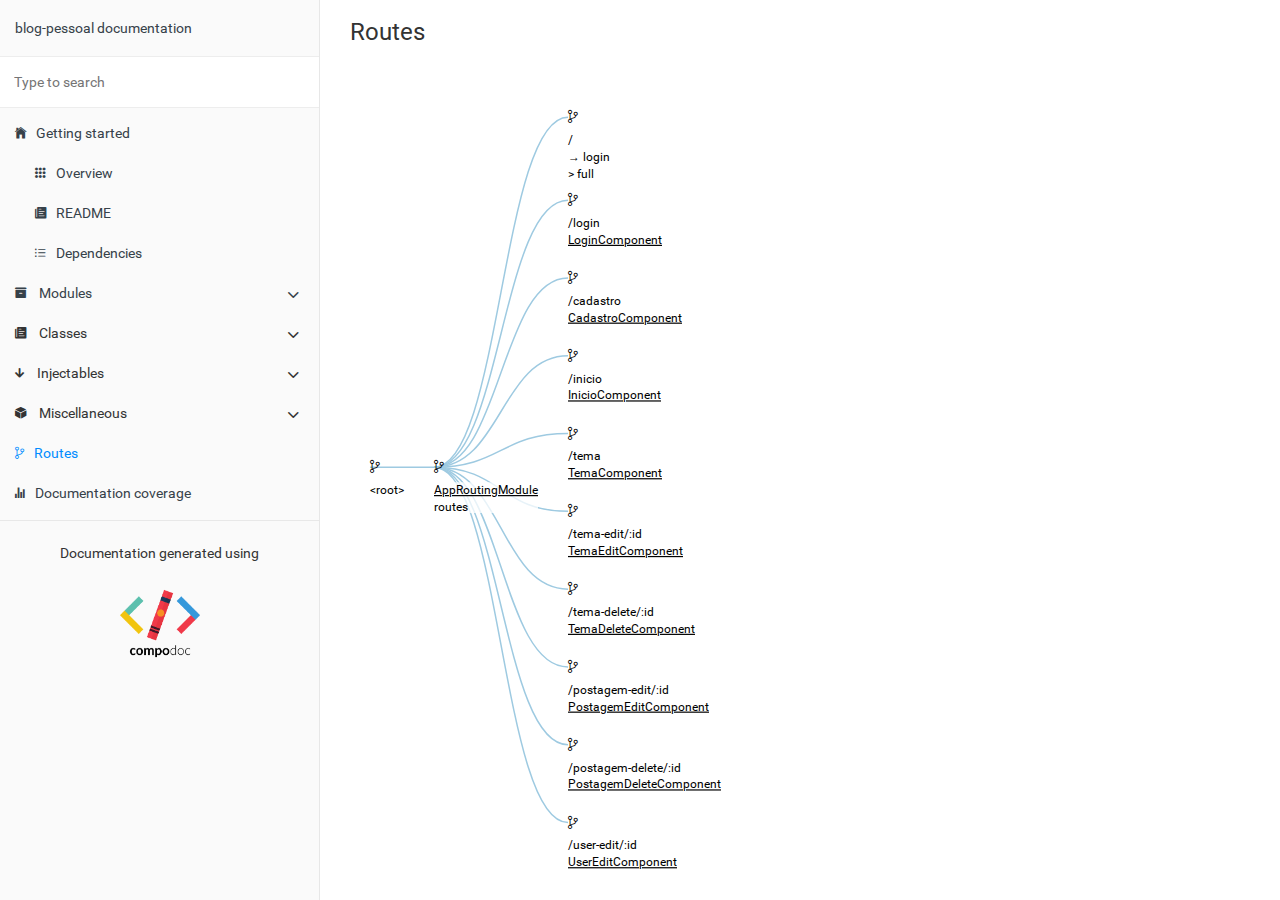
<file: documentation/routes.html>
<!doctype html>
<html class="no-js" lang="">
    <head>
        <meta charset="utf-8">
        <meta http-equiv="x-ua-compatible" content="ie=edge">
        <title>blog-pessoal documentation</title>
        <meta name="description" content="">
        <meta name="viewport" content="width=device-width, initial-scale=1">

        <link rel="icon" type="image/x-icon" href="./images/favicon.ico">
	   <link rel="stylesheet" href="./styles/style.css">
        <link rel="stylesheet" href="./styles/dark.css" media="(prefers-color-scheme: dark)">
    </head>
    <body>

        <div class="navbar navbar-default navbar-fixed-top visible-xs">
            <a href="./" class="navbar-brand">blog-pessoal documentation</a>
            <button type="button" class="btn btn-default btn-menu ion-ios-menu" id="btn-menu"></button>
        </div>

        <div class="xs-menu menu" id="mobile-menu">
                <div id="book-search-input" role="search"><input type="text" placeholder="Type to search"></div>            <compodoc-menu></compodoc-menu>
        </div>

        <div class="container-fluid main">
           <div class="row main">
               <div class="hidden-xs menu">
                   <compodoc-menu mode="normal"></compodoc-menu>
               </div>
               <!-- START CONTENT -->
               <div class="content routes">
                   <div class="content-data">













<ol class="breadcrumb">
    <li>Routes</li>
</ol>

<div id="body-routes"></div>

<script src="./js/libs/d3.v3.min.js"></script>
<script src="./js/libs/innersvg.js"></script>

<script src="./js/routes/routes_index.js"></script>
<script src="./js/routes.js"></script>





                   </div><div class="search-results">
    <div class="has-results">
        <h1 class="search-results-title"><span class='search-results-count'></span> results matching "<span class='search-query'></span>"</h1>
        <ul class="search-results-list"></ul>
    </div>
    <div class="no-results">
        <h1 class="search-results-title">No results matching "<span class='search-query'></span>"</h1>
    </div>
</div>
</div>
               <!-- END CONTENT -->
           </div>
       </div>

       <script>
            var COMPODOC_CURRENT_PAGE_DEPTH = 0;
            var COMPODOC_CURRENT_PAGE_CONTEXT = 'routes';
            var COMPODOC_CURRENT_PAGE_URL = 'routes.html';
            var MAX_SEARCH_RESULTS = 15;
       </script>

       <script src="./js/libs/custom-elements.min.js"></script>
       <script src="./js/libs/lit-html.js"></script>

       <script src="./js/menu-wc.js" defer></script>
       <script nomodule src="./js/menu-wc_es5.js" defer></script>

       <script src="./js/libs/bootstrap-native.js"></script>

       <script src="./js/libs/es6-shim.min.js"></script>
       <script src="./js/libs/EventDispatcher.js"></script>
       <script src="./js/libs/promise.min.js"></script>
       <script src="./js/libs/zepto.min.js"></script>

       <script src="./js/compodoc.js"></script>

       <script src="./js/tabs.js"></script>
       <script src="./js/menu.js"></script>
       <script src="./js/libs/clipboard.min.js"></script>
       <script src="./js/libs/prism.js"></script>
       <script src="./js/sourceCode.js"></script>
          <script src="./js/search/search.js"></script>
          <script src="./js/search/lunr.min.js"></script>
          <script src="./js/search/search-lunr.js"></script>
          <script src="./js/search/search_index.js"></script>
       <script src="./js/lazy-load-graphs.js"></script>


    </body>
</html>
</file>
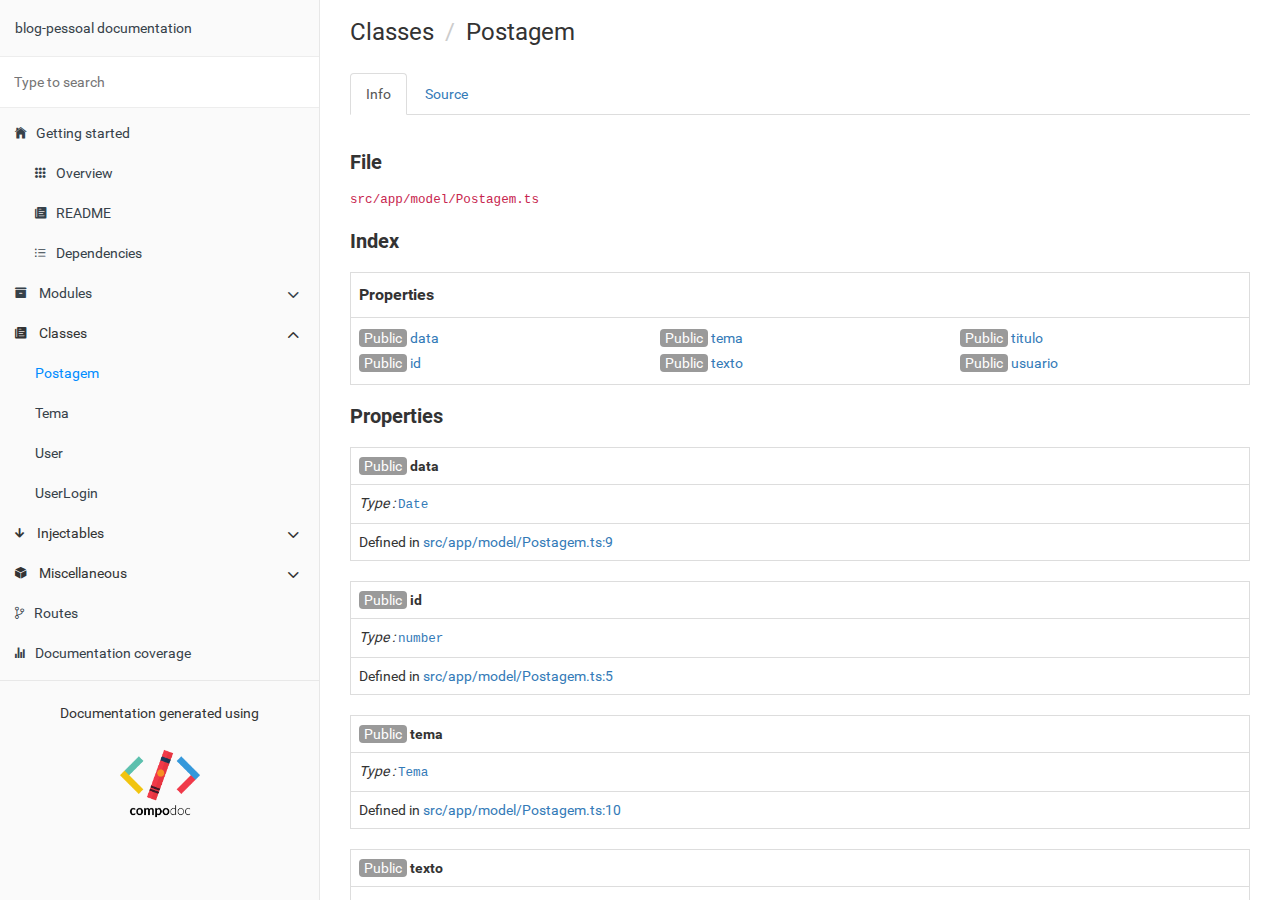
<file: documentation/classes/Postagem.html>
<!doctype html>
<html class="no-js" lang="">
    <head>
        <meta charset="utf-8">
        <meta http-equiv="x-ua-compatible" content="ie=edge">
        <title>blog-pessoal documentation</title>
        <meta name="description" content="">
        <meta name="viewport" content="width=device-width, initial-scale=1">

        <link rel="icon" type="image/x-icon" href="../images/favicon.ico">
	   <link rel="stylesheet" href="../styles/style.css">
        <link rel="stylesheet" href="../styles/dark.css" media="(prefers-color-scheme: dark)">
    </head>
    <body>

        <div class="navbar navbar-default navbar-fixed-top visible-xs">
            <a href="../" class="navbar-brand">blog-pessoal documentation</a>
            <button type="button" class="btn btn-default btn-menu ion-ios-menu" id="btn-menu"></button>
        </div>

        <div class="xs-menu menu" id="mobile-menu">
                <div id="book-search-input" role="search"><input type="text" placeholder="Type to search"></div>            <compodoc-menu></compodoc-menu>
        </div>

        <div class="container-fluid main">
           <div class="row main">
               <div class="hidden-xs menu">
                   <compodoc-menu mode="normal"></compodoc-menu>
               </div>
               <!-- START CONTENT -->
               <div class="content class">
                   <div class="content-data">











<ol class="breadcrumb">
  <li>Classes</li>
  <li >Postagem</li>
</ol>

<ul class="nav nav-tabs" role="tablist">
        <li class="active">
            <a href="#info" role="tab" id="info-tab" data-toggle="tab" data-link="info">Info</a>
        </li>
        <li >
            <a href="#source" role="tab" id="source-tab" data-toggle="tab" data-link="source">Source</a>
        </li>
</ul>

<div class="tab-content">
    <div class="tab-pane fade active in" id="c-info">
        <p class="comment">
            <h3>File</h3>
        </p>
        <p class="comment">
            <code>src/app/model/Postagem.ts</code>
        </p>






            <section>
    <h3 id="index">Index</h3>
    <table class="table table-sm table-bordered index-table">
        <tbody>
                <tr>
                    <td class="col-md-4">
                        <h6><b>Properties</b></h6>
                    </td>
                </tr>
                <tr>
                    <td class="col-md-4">
                        <ul class="index-list">
                            <li>
                                    <span class="modifier">Public</span>
                                <a href="#data" >data</a>
                            </li>
                            <li>
                                    <span class="modifier">Public</span>
                                <a href="#id" >id</a>
                            </li>
                            <li>
                                    <span class="modifier">Public</span>
                                <a href="#tema" >tema</a>
                            </li>
                            <li>
                                    <span class="modifier">Public</span>
                                <a href="#texto" >texto</a>
                            </li>
                            <li>
                                    <span class="modifier">Public</span>
                                <a href="#titulo" >titulo</a>
                            </li>
                            <li>
                                    <span class="modifier">Public</span>
                                <a href="#usuario" >usuario</a>
                            </li>
                        </ul>
                    </td>
                </tr>






        </tbody>
    </table>
</section>


            <section>
    
    <h3 id="inputs">
        Properties
    </h3>
    <table class="table table-sm table-bordered">
        <tbody>
            <tr>
                <td class="col-md-4">
                    <a name="data"></a>
                    <span class="name">
                            <span class="modifier">Public</span>
                        <span ><b>data</b></span>
                        <a href="#data"><span class="icon ion-ios-link"></span></a>
                    </span>
                </td>
            </tr>
                <tr>
                    <td class="col-md-4">
                        <i>Type : </i>        <code><a href="https://developer.mozilla.org/en-US/docs/Web/JavaScript/Reference/Global_Objects/Date" target="_blank" >Date</a></code>

                    </td>
                </tr>
                    <tr>
                        <td class="col-md-4">
                                <div class="io-line">Defined in <a href="" data-line="9" class="link-to-prism">src/app/model/Postagem.ts:9</a></div>
                        </td>
                    </tr>


        </tbody>
    </table>
    <table class="table table-sm table-bordered">
        <tbody>
            <tr>
                <td class="col-md-4">
                    <a name="id"></a>
                    <span class="name">
                            <span class="modifier">Public</span>
                        <span ><b>id</b></span>
                        <a href="#id"><span class="icon ion-ios-link"></span></a>
                    </span>
                </td>
            </tr>
                <tr>
                    <td class="col-md-4">
                        <i>Type : </i>        <code><a href="https://developer.mozilla.org/en-US/docs/Web/JavaScript/Reference/Global_Objects/number" target="_blank" >number</a></code>

                    </td>
                </tr>
                    <tr>
                        <td class="col-md-4">
                                <div class="io-line">Defined in <a href="" data-line="5" class="link-to-prism">src/app/model/Postagem.ts:5</a></div>
                        </td>
                    </tr>


        </tbody>
    </table>
    <table class="table table-sm table-bordered">
        <tbody>
            <tr>
                <td class="col-md-4">
                    <a name="tema"></a>
                    <span class="name">
                            <span class="modifier">Public</span>
                        <span ><b>tema</b></span>
                        <a href="#tema"><span class="icon ion-ios-link"></span></a>
                    </span>
                </td>
            </tr>
                <tr>
                    <td class="col-md-4">
                        <i>Type : </i>        <code><a href="../classes/Tema.html" target="_self" >Tema</a></code>

                    </td>
                </tr>
                    <tr>
                        <td class="col-md-4">
                                <div class="io-line">Defined in <a href="" data-line="10" class="link-to-prism">src/app/model/Postagem.ts:10</a></div>
                        </td>
                    </tr>


        </tbody>
    </table>
    <table class="table table-sm table-bordered">
        <tbody>
            <tr>
                <td class="col-md-4">
                    <a name="texto"></a>
                    <span class="name">
                            <span class="modifier">Public</span>
                        <span ><b>texto</b></span>
                        <a href="#texto"><span class="icon ion-ios-link"></span></a>
                    </span>
                </td>
            </tr>
                <tr>
                    <td class="col-md-4">
                        <i>Type : </i>        <code><a href="https://developer.mozilla.org/en-US/docs/Web/JavaScript/Reference/Global_Objects/string" target="_blank" >string</a></code>

                    </td>
                </tr>
                    <tr>
                        <td class="col-md-4">
                                <div class="io-line">Defined in <a href="" data-line="7" class="link-to-prism">src/app/model/Postagem.ts:7</a></div>
                        </td>
                    </tr>


        </tbody>
    </table>
    <table class="table table-sm table-bordered">
        <tbody>
            <tr>
                <td class="col-md-4">
                    <a name="titulo"></a>
                    <span class="name">
                            <span class="modifier">Public</span>
                        <span ><b>titulo</b></span>
                        <a href="#titulo"><span class="icon ion-ios-link"></span></a>
                    </span>
                </td>
            </tr>
                <tr>
                    <td class="col-md-4">
                        <i>Type : </i>        <code><a href="https://developer.mozilla.org/en-US/docs/Web/JavaScript/Reference/Global_Objects/string" target="_blank" >string</a></code>

                    </td>
                </tr>
                    <tr>
                        <td class="col-md-4">
                                <div class="io-line">Defined in <a href="" data-line="6" class="link-to-prism">src/app/model/Postagem.ts:6</a></div>
                        </td>
                    </tr>


        </tbody>
    </table>
    <table class="table table-sm table-bordered">
        <tbody>
            <tr>
                <td class="col-md-4">
                    <a name="usuario"></a>
                    <span class="name">
                            <span class="modifier">Public</span>
                        <span ><b>usuario</b></span>
                        <a href="#usuario"><span class="icon ion-ios-link"></span></a>
                    </span>
                </td>
            </tr>
                <tr>
                    <td class="col-md-4">
                        <i>Type : </i>        <code><a href="../classes/User.html" target="_self" >User</a></code>

                    </td>
                </tr>
                    <tr>
                        <td class="col-md-4">
                                <div class="io-line">Defined in <a href="" data-line="8" class="link-to-prism">src/app/model/Postagem.ts:8</a></div>
                        </td>
                    </tr>


        </tbody>
    </table>
</section>







    </div>


    <div class="tab-pane fade  tab-source-code" id="c-source">
        <pre class="line-numbers compodoc-sourcecode"><code class="language-typescript">import { Tema } from &quot;./Tema&quot;
import { User } from &quot;./User&quot;

export class Postagem{
    public id: number
    public titulo: string
    public texto: string
    public usuario: User
    public data: Date
    public tema: Tema

}</code></pre>
    </div>
</div>








                   </div><div class="search-results">
    <div class="has-results">
        <h1 class="search-results-title"><span class='search-results-count'></span> results matching "<span class='search-query'></span>"</h1>
        <ul class="search-results-list"></ul>
    </div>
    <div class="no-results">
        <h1 class="search-results-title">No results matching "<span class='search-query'></span>"</h1>
    </div>
</div>
</div>
               <!-- END CONTENT -->
           </div>
       </div>

       <script>
            var COMPODOC_CURRENT_PAGE_DEPTH = 1;
            var COMPODOC_CURRENT_PAGE_CONTEXT = 'class';
            var COMPODOC_CURRENT_PAGE_URL = 'Postagem.html';
            var MAX_SEARCH_RESULTS = 15;
       </script>

       <script src="../js/libs/custom-elements.min.js"></script>
       <script src="../js/libs/lit-html.js"></script>

       <script src="../js/menu-wc.js" defer></script>
       <script nomodule src="../js/menu-wc_es5.js" defer></script>

       <script src="../js/libs/bootstrap-native.js"></script>

       <script src="../js/libs/es6-shim.min.js"></script>
       <script src="../js/libs/EventDispatcher.js"></script>
       <script src="../js/libs/promise.min.js"></script>
       <script src="../js/libs/zepto.min.js"></script>

       <script src="../js/compodoc.js"></script>

       <script src="../js/tabs.js"></script>
       <script src="../js/menu.js"></script>
       <script src="../js/libs/clipboard.min.js"></script>
       <script src="../js/libs/prism.js"></script>
       <script src="../js/sourceCode.js"></script>
          <script src="../js/search/search.js"></script>
          <script src="../js/search/lunr.min.js"></script>
          <script src="../js/search/search-lunr.js"></script>
          <script src="../js/search/search_index.js"></script>
       <script src="../js/lazy-load-graphs.js"></script>


    </body>
</html>
</file>
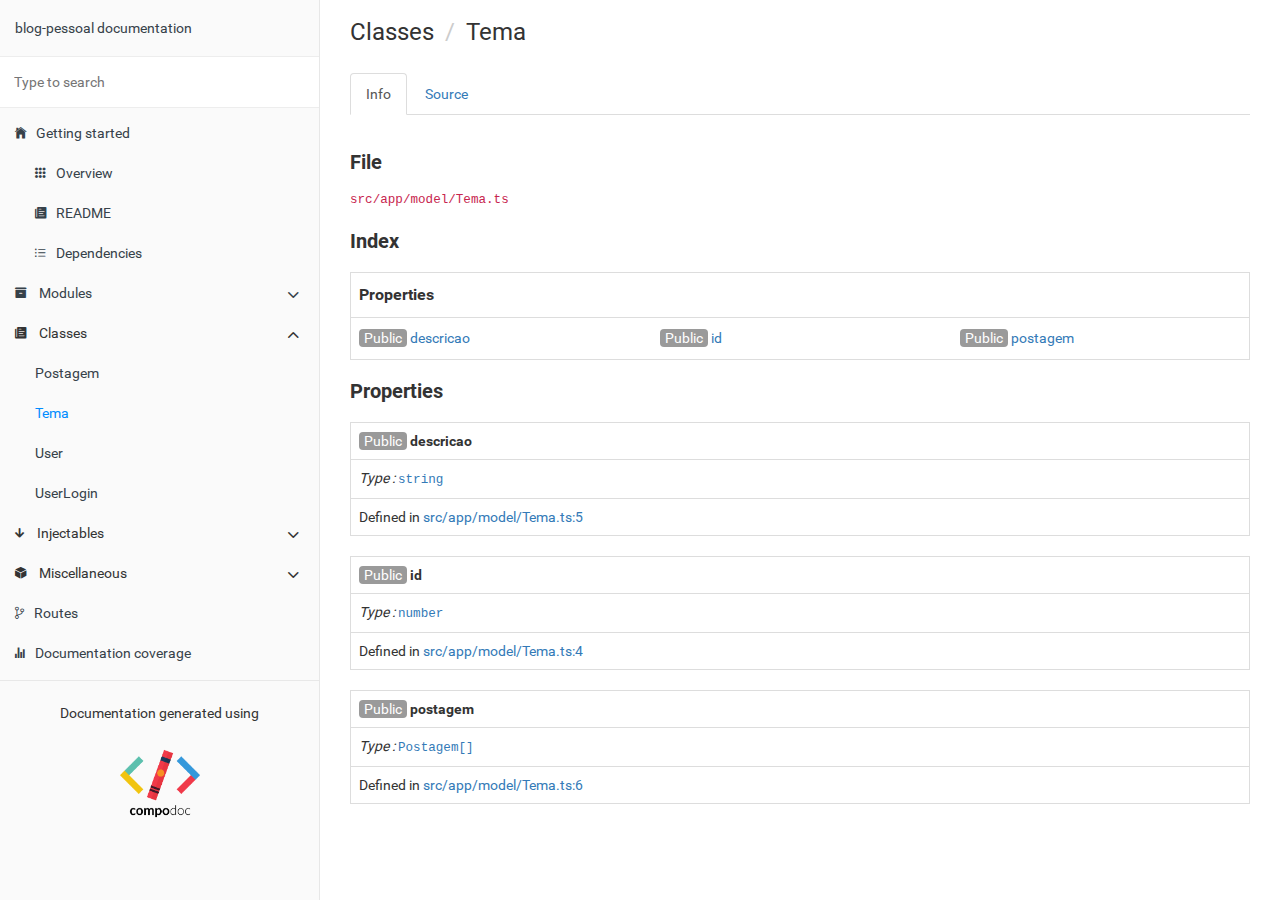
<file: documentation/classes/Tema.html>
<!doctype html>
<html class="no-js" lang="">
    <head>
        <meta charset="utf-8">
        <meta http-equiv="x-ua-compatible" content="ie=edge">
        <title>blog-pessoal documentation</title>
        <meta name="description" content="">
        <meta name="viewport" content="width=device-width, initial-scale=1">

        <link rel="icon" type="image/x-icon" href="../images/favicon.ico">
	   <link rel="stylesheet" href="../styles/style.css">
        <link rel="stylesheet" href="../styles/dark.css" media="(prefers-color-scheme: dark)">
    </head>
    <body>

        <div class="navbar navbar-default navbar-fixed-top visible-xs">
            <a href="../" class="navbar-brand">blog-pessoal documentation</a>
            <button type="button" class="btn btn-default btn-menu ion-ios-menu" id="btn-menu"></button>
        </div>

        <div class="xs-menu menu" id="mobile-menu">
                <div id="book-search-input" role="search"><input type="text" placeholder="Type to search"></div>            <compodoc-menu></compodoc-menu>
        </div>

        <div class="container-fluid main">
           <div class="row main">
               <div class="hidden-xs menu">
                   <compodoc-menu mode="normal"></compodoc-menu>
               </div>
               <!-- START CONTENT -->
               <div class="content class">
                   <div class="content-data">











<ol class="breadcrumb">
  <li>Classes</li>
  <li >Tema</li>
</ol>

<ul class="nav nav-tabs" role="tablist">
        <li class="active">
            <a href="#info" role="tab" id="info-tab" data-toggle="tab" data-link="info">Info</a>
        </li>
        <li >
            <a href="#source" role="tab" id="source-tab" data-toggle="tab" data-link="source">Source</a>
        </li>
</ul>

<div class="tab-content">
    <div class="tab-pane fade active in" id="c-info">
        <p class="comment">
            <h3>File</h3>
        </p>
        <p class="comment">
            <code>src/app/model/Tema.ts</code>
        </p>






            <section>
    <h3 id="index">Index</h3>
    <table class="table table-sm table-bordered index-table">
        <tbody>
                <tr>
                    <td class="col-md-4">
                        <h6><b>Properties</b></h6>
                    </td>
                </tr>
                <tr>
                    <td class="col-md-4">
                        <ul class="index-list">
                            <li>
                                    <span class="modifier">Public</span>
                                <a href="#descricao" >descricao</a>
                            </li>
                            <li>
                                    <span class="modifier">Public</span>
                                <a href="#id" >id</a>
                            </li>
                            <li>
                                    <span class="modifier">Public</span>
                                <a href="#postagem" >postagem</a>
                            </li>
                        </ul>
                    </td>
                </tr>






        </tbody>
    </table>
</section>


            <section>
    
    <h3 id="inputs">
        Properties
    </h3>
    <table class="table table-sm table-bordered">
        <tbody>
            <tr>
                <td class="col-md-4">
                    <a name="descricao"></a>
                    <span class="name">
                            <span class="modifier">Public</span>
                        <span ><b>descricao</b></span>
                        <a href="#descricao"><span class="icon ion-ios-link"></span></a>
                    </span>
                </td>
            </tr>
                <tr>
                    <td class="col-md-4">
                        <i>Type : </i>        <code><a href="https://developer.mozilla.org/en-US/docs/Web/JavaScript/Reference/Global_Objects/string" target="_blank" >string</a></code>

                    </td>
                </tr>
                    <tr>
                        <td class="col-md-4">
                                <div class="io-line">Defined in <a href="" data-line="5" class="link-to-prism">src/app/model/Tema.ts:5</a></div>
                        </td>
                    </tr>


        </tbody>
    </table>
    <table class="table table-sm table-bordered">
        <tbody>
            <tr>
                <td class="col-md-4">
                    <a name="id"></a>
                    <span class="name">
                            <span class="modifier">Public</span>
                        <span ><b>id</b></span>
                        <a href="#id"><span class="icon ion-ios-link"></span></a>
                    </span>
                </td>
            </tr>
                <tr>
                    <td class="col-md-4">
                        <i>Type : </i>        <code><a href="https://developer.mozilla.org/en-US/docs/Web/JavaScript/Reference/Global_Objects/number" target="_blank" >number</a></code>

                    </td>
                </tr>
                    <tr>
                        <td class="col-md-4">
                                <div class="io-line">Defined in <a href="" data-line="4" class="link-to-prism">src/app/model/Tema.ts:4</a></div>
                        </td>
                    </tr>


        </tbody>
    </table>
    <table class="table table-sm table-bordered">
        <tbody>
            <tr>
                <td class="col-md-4">
                    <a name="postagem"></a>
                    <span class="name">
                            <span class="modifier">Public</span>
                        <span ><b>postagem</b></span>
                        <a href="#postagem"><span class="icon ion-ios-link"></span></a>
                    </span>
                </td>
            </tr>
                <tr>
                    <td class="col-md-4">
                        <i>Type : </i>        <code><a href="../classes/Postagem.html" target="_self" >Postagem[]</a></code>

                    </td>
                </tr>
                    <tr>
                        <td class="col-md-4">
                                <div class="io-line">Defined in <a href="" data-line="6" class="link-to-prism">src/app/model/Tema.ts:6</a></div>
                        </td>
                    </tr>


        </tbody>
    </table>
</section>







    </div>


    <div class="tab-pane fade  tab-source-code" id="c-source">
        <pre class="line-numbers compodoc-sourcecode"><code class="language-typescript">import { Postagem } from &quot;./Postagem&quot;

export class Tema{
    public id: number
    public descricao: string
    public postagem: Postagem[]

}</code></pre>
    </div>
</div>








                   </div><div class="search-results">
    <div class="has-results">
        <h1 class="search-results-title"><span class='search-results-count'></span> results matching "<span class='search-query'></span>"</h1>
        <ul class="search-results-list"></ul>
    </div>
    <div class="no-results">
        <h1 class="search-results-title">No results matching "<span class='search-query'></span>"</h1>
    </div>
</div>
</div>
               <!-- END CONTENT -->
           </div>
       </div>

       <script>
            var COMPODOC_CURRENT_PAGE_DEPTH = 1;
            var COMPODOC_CURRENT_PAGE_CONTEXT = 'class';
            var COMPODOC_CURRENT_PAGE_URL = 'Tema.html';
            var MAX_SEARCH_RESULTS = 15;
       </script>

       <script src="../js/libs/custom-elements.min.js"></script>
       <script src="../js/libs/lit-html.js"></script>

       <script src="../js/menu-wc.js" defer></script>
       <script nomodule src="../js/menu-wc_es5.js" defer></script>

       <script src="../js/libs/bootstrap-native.js"></script>

       <script src="../js/libs/es6-shim.min.js"></script>
       <script src="../js/libs/EventDispatcher.js"></script>
       <script src="../js/libs/promise.min.js"></script>
       <script src="../js/libs/zepto.min.js"></script>

       <script src="../js/compodoc.js"></script>

       <script src="../js/tabs.js"></script>
       <script src="../js/menu.js"></script>
       <script src="../js/libs/clipboard.min.js"></script>
       <script src="../js/libs/prism.js"></script>
       <script src="../js/sourceCode.js"></script>
          <script src="../js/search/search.js"></script>
          <script src="../js/search/lunr.min.js"></script>
          <script src="../js/search/search-lunr.js"></script>
          <script src="../js/search/search_index.js"></script>
       <script src="../js/lazy-load-graphs.js"></script>


    </body>
</html>
</file>
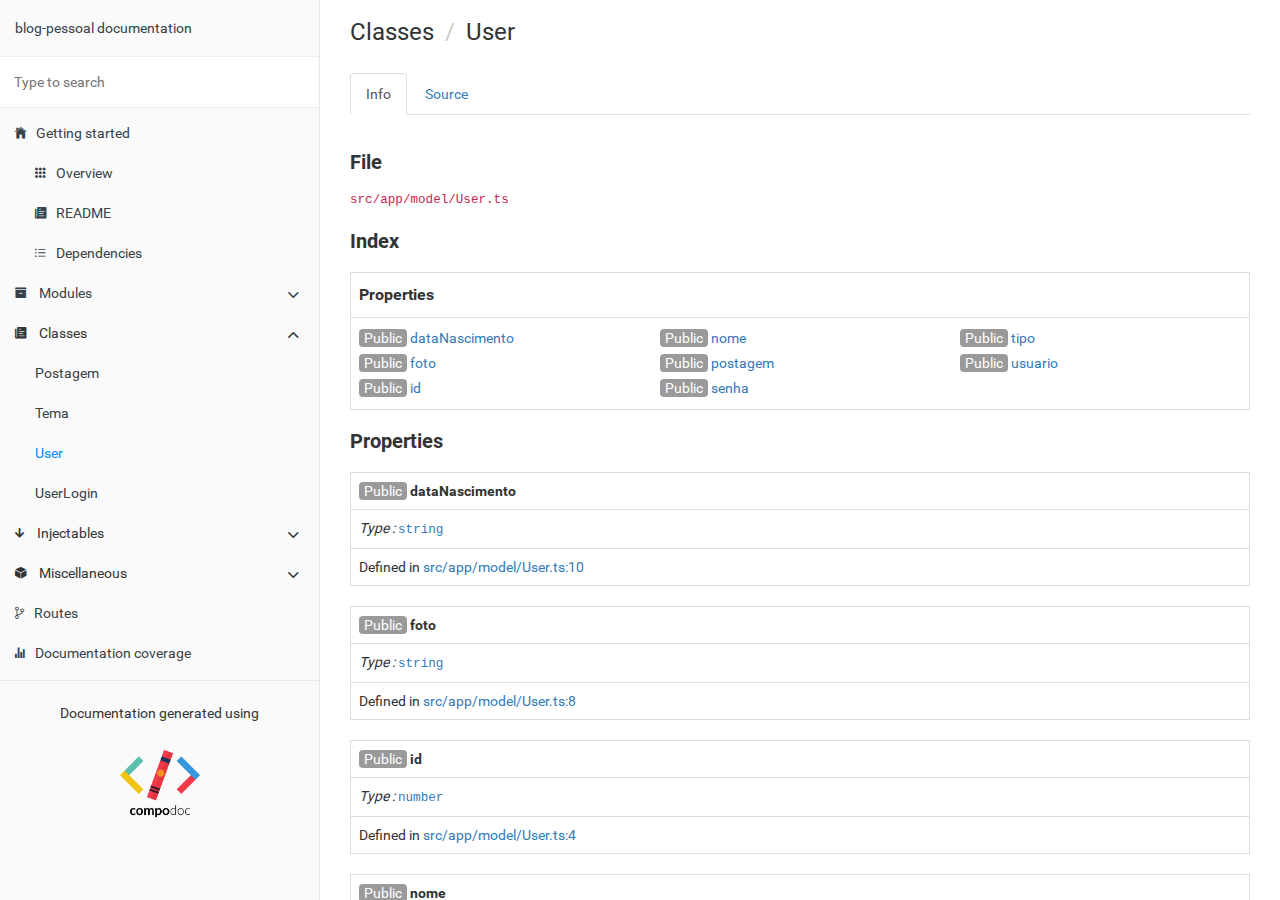
<file: documentation/classes/User.html>
<!doctype html>
<html class="no-js" lang="">
    <head>
        <meta charset="utf-8">
        <meta http-equiv="x-ua-compatible" content="ie=edge">
        <title>blog-pessoal documentation</title>
        <meta name="description" content="">
        <meta name="viewport" content="width=device-width, initial-scale=1">

        <link rel="icon" type="image/x-icon" href="../images/favicon.ico">
	   <link rel="stylesheet" href="../styles/style.css">
        <link rel="stylesheet" href="../styles/dark.css" media="(prefers-color-scheme: dark)">
    </head>
    <body>

        <div class="navbar navbar-default navbar-fixed-top visible-xs">
            <a href="../" class="navbar-brand">blog-pessoal documentation</a>
            <button type="button" class="btn btn-default btn-menu ion-ios-menu" id="btn-menu"></button>
        </div>

        <div class="xs-menu menu" id="mobile-menu">
                <div id="book-search-input" role="search"><input type="text" placeholder="Type to search"></div>            <compodoc-menu></compodoc-menu>
        </div>

        <div class="container-fluid main">
           <div class="row main">
               <div class="hidden-xs menu">
                   <compodoc-menu mode="normal"></compodoc-menu>
               </div>
               <!-- START CONTENT -->
               <div class="content class">
                   <div class="content-data">











<ol class="breadcrumb">
  <li>Classes</li>
  <li >User</li>
</ol>

<ul class="nav nav-tabs" role="tablist">
        <li class="active">
            <a href="#info" role="tab" id="info-tab" data-toggle="tab" data-link="info">Info</a>
        </li>
        <li >
            <a href="#source" role="tab" id="source-tab" data-toggle="tab" data-link="source">Source</a>
        </li>
</ul>

<div class="tab-content">
    <div class="tab-pane fade active in" id="c-info">
        <p class="comment">
            <h3>File</h3>
        </p>
        <p class="comment">
            <code>src/app/model/User.ts</code>
        </p>






            <section>
    <h3 id="index">Index</h3>
    <table class="table table-sm table-bordered index-table">
        <tbody>
                <tr>
                    <td class="col-md-4">
                        <h6><b>Properties</b></h6>
                    </td>
                </tr>
                <tr>
                    <td class="col-md-4">
                        <ul class="index-list">
                            <li>
                                    <span class="modifier">Public</span>
                                <a href="#dataNascimento" >dataNascimento</a>
                            </li>
                            <li>
                                    <span class="modifier">Public</span>
                                <a href="#foto" >foto</a>
                            </li>
                            <li>
                                    <span class="modifier">Public</span>
                                <a href="#id" >id</a>
                            </li>
                            <li>
                                    <span class="modifier">Public</span>
                                <a href="#nome" >nome</a>
                            </li>
                            <li>
                                    <span class="modifier">Public</span>
                                <a href="#postagem" >postagem</a>
                            </li>
                            <li>
                                    <span class="modifier">Public</span>
                                <a href="#senha" >senha</a>
                            </li>
                            <li>
                                    <span class="modifier">Public</span>
                                <a href="#tipo" >tipo</a>
                            </li>
                            <li>
                                    <span class="modifier">Public</span>
                                <a href="#usuario" >usuario</a>
                            </li>
                        </ul>
                    </td>
                </tr>






        </tbody>
    </table>
</section>


            <section>
    
    <h3 id="inputs">
        Properties
    </h3>
    <table class="table table-sm table-bordered">
        <tbody>
            <tr>
                <td class="col-md-4">
                    <a name="dataNascimento"></a>
                    <span class="name">
                            <span class="modifier">Public</span>
                        <span ><b>dataNascimento</b></span>
                        <a href="#dataNascimento"><span class="icon ion-ios-link"></span></a>
                    </span>
                </td>
            </tr>
                <tr>
                    <td class="col-md-4">
                        <i>Type : </i>        <code><a href="https://developer.mozilla.org/en-US/docs/Web/JavaScript/Reference/Global_Objects/string" target="_blank" >string</a></code>

                    </td>
                </tr>
                    <tr>
                        <td class="col-md-4">
                                <div class="io-line">Defined in <a href="" data-line="10" class="link-to-prism">src/app/model/User.ts:10</a></div>
                        </td>
                    </tr>


        </tbody>
    </table>
    <table class="table table-sm table-bordered">
        <tbody>
            <tr>
                <td class="col-md-4">
                    <a name="foto"></a>
                    <span class="name">
                            <span class="modifier">Public</span>
                        <span ><b>foto</b></span>
                        <a href="#foto"><span class="icon ion-ios-link"></span></a>
                    </span>
                </td>
            </tr>
                <tr>
                    <td class="col-md-4">
                        <i>Type : </i>        <code><a href="https://developer.mozilla.org/en-US/docs/Web/JavaScript/Reference/Global_Objects/string" target="_blank" >string</a></code>

                    </td>
                </tr>
                    <tr>
                        <td class="col-md-4">
                                <div class="io-line">Defined in <a href="" data-line="8" class="link-to-prism">src/app/model/User.ts:8</a></div>
                        </td>
                    </tr>


        </tbody>
    </table>
    <table class="table table-sm table-bordered">
        <tbody>
            <tr>
                <td class="col-md-4">
                    <a name="id"></a>
                    <span class="name">
                            <span class="modifier">Public</span>
                        <span ><b>id</b></span>
                        <a href="#id"><span class="icon ion-ios-link"></span></a>
                    </span>
                </td>
            </tr>
                <tr>
                    <td class="col-md-4">
                        <i>Type : </i>        <code><a href="https://developer.mozilla.org/en-US/docs/Web/JavaScript/Reference/Global_Objects/number" target="_blank" >number</a></code>

                    </td>
                </tr>
                    <tr>
                        <td class="col-md-4">
                                <div class="io-line">Defined in <a href="" data-line="4" class="link-to-prism">src/app/model/User.ts:4</a></div>
                        </td>
                    </tr>


        </tbody>
    </table>
    <table class="table table-sm table-bordered">
        <tbody>
            <tr>
                <td class="col-md-4">
                    <a name="nome"></a>
                    <span class="name">
                            <span class="modifier">Public</span>
                        <span ><b>nome</b></span>
                        <a href="#nome"><span class="icon ion-ios-link"></span></a>
                    </span>
                </td>
            </tr>
                <tr>
                    <td class="col-md-4">
                        <i>Type : </i>        <code><a href="https://developer.mozilla.org/en-US/docs/Web/JavaScript/Reference/Global_Objects/string" target="_blank" >string</a></code>

                    </td>
                </tr>
                    <tr>
                        <td class="col-md-4">
                                <div class="io-line">Defined in <a href="" data-line="5" class="link-to-prism">src/app/model/User.ts:5</a></div>
                        </td>
                    </tr>


        </tbody>
    </table>
    <table class="table table-sm table-bordered">
        <tbody>
            <tr>
                <td class="col-md-4">
                    <a name="postagem"></a>
                    <span class="name">
                            <span class="modifier">Public</span>
                        <span ><b>postagem</b></span>
                        <a href="#postagem"><span class="icon ion-ios-link"></span></a>
                    </span>
                </td>
            </tr>
                <tr>
                    <td class="col-md-4">
                        <i>Type : </i>        <code><a href="../classes/Postagem.html" target="_self" >Postagem[]</a></code>

                    </td>
                </tr>
                    <tr>
                        <td class="col-md-4">
                                <div class="io-line">Defined in <a href="" data-line="11" class="link-to-prism">src/app/model/User.ts:11</a></div>
                        </td>
                    </tr>


        </tbody>
    </table>
    <table class="table table-sm table-bordered">
        <tbody>
            <tr>
                <td class="col-md-4">
                    <a name="senha"></a>
                    <span class="name">
                            <span class="modifier">Public</span>
                        <span ><b>senha</b></span>
                        <a href="#senha"><span class="icon ion-ios-link"></span></a>
                    </span>
                </td>
            </tr>
                <tr>
                    <td class="col-md-4">
                        <i>Type : </i>        <code><a href="https://developer.mozilla.org/en-US/docs/Web/JavaScript/Reference/Global_Objects/string" target="_blank" >string</a></code>

                    </td>
                </tr>
                    <tr>
                        <td class="col-md-4">
                                <div class="io-line">Defined in <a href="" data-line="7" class="link-to-prism">src/app/model/User.ts:7</a></div>
                        </td>
                    </tr>


        </tbody>
    </table>
    <table class="table table-sm table-bordered">
        <tbody>
            <tr>
                <td class="col-md-4">
                    <a name="tipo"></a>
                    <span class="name">
                            <span class="modifier">Public</span>
                        <span ><b>tipo</b></span>
                        <a href="#tipo"><span class="icon ion-ios-link"></span></a>
                    </span>
                </td>
            </tr>
                <tr>
                    <td class="col-md-4">
                        <i>Type : </i>        <code><a href="https://developer.mozilla.org/en-US/docs/Web/JavaScript/Reference/Global_Objects/string" target="_blank" >string</a></code>

                    </td>
                </tr>
                    <tr>
                        <td class="col-md-4">
                                <div class="io-line">Defined in <a href="" data-line="9" class="link-to-prism">src/app/model/User.ts:9</a></div>
                        </td>
                    </tr>


        </tbody>
    </table>
    <table class="table table-sm table-bordered">
        <tbody>
            <tr>
                <td class="col-md-4">
                    <a name="usuario"></a>
                    <span class="name">
                            <span class="modifier">Public</span>
                        <span ><b>usuario</b></span>
                        <a href="#usuario"><span class="icon ion-ios-link"></span></a>
                    </span>
                </td>
            </tr>
                <tr>
                    <td class="col-md-4">
                        <i>Type : </i>        <code><a href="https://developer.mozilla.org/en-US/docs/Web/JavaScript/Reference/Global_Objects/string" target="_blank" >string</a></code>

                    </td>
                </tr>
                    <tr>
                        <td class="col-md-4">
                                <div class="io-line">Defined in <a href="" data-line="6" class="link-to-prism">src/app/model/User.ts:6</a></div>
                        </td>
                    </tr>


        </tbody>
    </table>
</section>







    </div>


    <div class="tab-pane fade  tab-source-code" id="c-source">
        <pre class="line-numbers compodoc-sourcecode"><code class="language-typescript">import { Postagem } from &quot;./Postagem&quot;

export class User{
    public id: number
    public nome: string
    public usuario: string
    public senha: string
    public foto: string
    public tipo: string
    public dataNascimento: string
    public postagem: Postagem[]
}</code></pre>
    </div>
</div>








                   </div><div class="search-results">
    <div class="has-results">
        <h1 class="search-results-title"><span class='search-results-count'></span> results matching "<span class='search-query'></span>"</h1>
        <ul class="search-results-list"></ul>
    </div>
    <div class="no-results">
        <h1 class="search-results-title">No results matching "<span class='search-query'></span>"</h1>
    </div>
</div>
</div>
               <!-- END CONTENT -->
           </div>
       </div>

       <script>
            var COMPODOC_CURRENT_PAGE_DEPTH = 1;
            var COMPODOC_CURRENT_PAGE_CONTEXT = 'class';
            var COMPODOC_CURRENT_PAGE_URL = 'User.html';
            var MAX_SEARCH_RESULTS = 15;
       </script>

       <script src="../js/libs/custom-elements.min.js"></script>
       <script src="../js/libs/lit-html.js"></script>

       <script src="../js/menu-wc.js" defer></script>
       <script nomodule src="../js/menu-wc_es5.js" defer></script>

       <script src="../js/libs/bootstrap-native.js"></script>

       <script src="../js/libs/es6-shim.min.js"></script>
       <script src="../js/libs/EventDispatcher.js"></script>
       <script src="../js/libs/promise.min.js"></script>
       <script src="../js/libs/zepto.min.js"></script>

       <script src="../js/compodoc.js"></script>

       <script src="../js/tabs.js"></script>
       <script src="../js/menu.js"></script>
       <script src="../js/libs/clipboard.min.js"></script>
       <script src="../js/libs/prism.js"></script>
       <script src="../js/sourceCode.js"></script>
          <script src="../js/search/search.js"></script>
          <script src="../js/search/lunr.min.js"></script>
          <script src="../js/search/search-lunr.js"></script>
          <script src="../js/search/search_index.js"></script>
       <script src="../js/lazy-load-graphs.js"></script>


    </body>
</html>
</file>
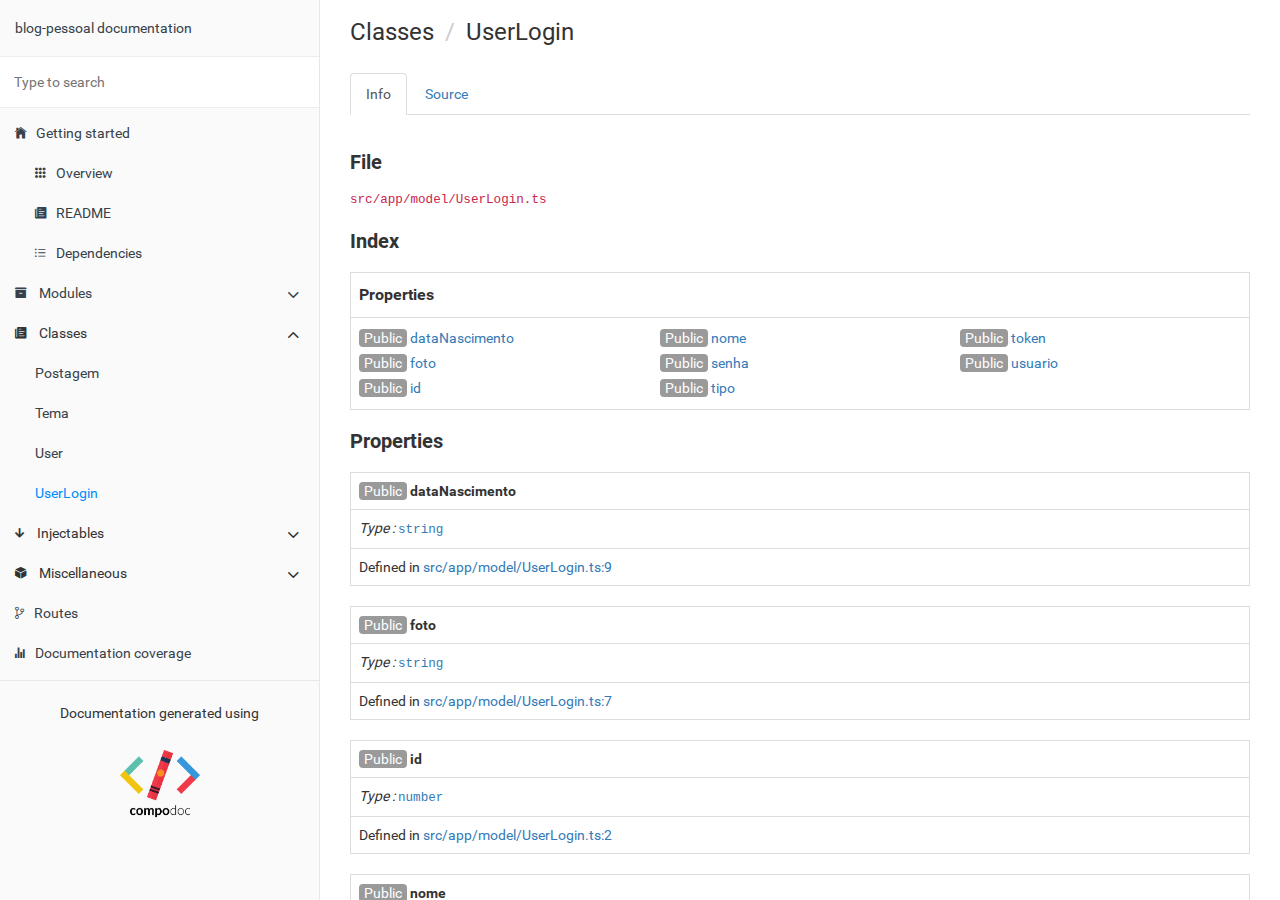
<file: documentation/classes/UserLogin.html>
<!doctype html>
<html class="no-js" lang="">
    <head>
        <meta charset="utf-8">
        <meta http-equiv="x-ua-compatible" content="ie=edge">
        <title>blog-pessoal documentation</title>
        <meta name="description" content="">
        <meta name="viewport" content="width=device-width, initial-scale=1">

        <link rel="icon" type="image/x-icon" href="../images/favicon.ico">
	   <link rel="stylesheet" href="../styles/style.css">
        <link rel="stylesheet" href="../styles/dark.css" media="(prefers-color-scheme: dark)">
    </head>
    <body>

        <div class="navbar navbar-default navbar-fixed-top visible-xs">
            <a href="../" class="navbar-brand">blog-pessoal documentation</a>
            <button type="button" class="btn btn-default btn-menu ion-ios-menu" id="btn-menu"></button>
        </div>

        <div class="xs-menu menu" id="mobile-menu">
                <div id="book-search-input" role="search"><input type="text" placeholder="Type to search"></div>            <compodoc-menu></compodoc-menu>
        </div>

        <div class="container-fluid main">
           <div class="row main">
               <div class="hidden-xs menu">
                   <compodoc-menu mode="normal"></compodoc-menu>
               </div>
               <!-- START CONTENT -->
               <div class="content class">
                   <div class="content-data">











<ol class="breadcrumb">
  <li>Classes</li>
  <li >UserLogin</li>
</ol>

<ul class="nav nav-tabs" role="tablist">
        <li class="active">
            <a href="#info" role="tab" id="info-tab" data-toggle="tab" data-link="info">Info</a>
        </li>
        <li >
            <a href="#source" role="tab" id="source-tab" data-toggle="tab" data-link="source">Source</a>
        </li>
</ul>

<div class="tab-content">
    <div class="tab-pane fade active in" id="c-info">
        <p class="comment">
            <h3>File</h3>
        </p>
        <p class="comment">
            <code>src/app/model/UserLogin.ts</code>
        </p>






            <section>
    <h3 id="index">Index</h3>
    <table class="table table-sm table-bordered index-table">
        <tbody>
                <tr>
                    <td class="col-md-4">
                        <h6><b>Properties</b></h6>
                    </td>
                </tr>
                <tr>
                    <td class="col-md-4">
                        <ul class="index-list">
                            <li>
                                    <span class="modifier">Public</span>
                                <a href="#dataNascimento" >dataNascimento</a>
                            </li>
                            <li>
                                    <span class="modifier">Public</span>
                                <a href="#foto" >foto</a>
                            </li>
                            <li>
                                    <span class="modifier">Public</span>
                                <a href="#id" >id</a>
                            </li>
                            <li>
                                    <span class="modifier">Public</span>
                                <a href="#nome" >nome</a>
                            </li>
                            <li>
                                    <span class="modifier">Public</span>
                                <a href="#senha" >senha</a>
                            </li>
                            <li>
                                    <span class="modifier">Public</span>
                                <a href="#tipo" >tipo</a>
                            </li>
                            <li>
                                    <span class="modifier">Public</span>
                                <a href="#token" >token</a>
                            </li>
                            <li>
                                    <span class="modifier">Public</span>
                                <a href="#usuario" >usuario</a>
                            </li>
                        </ul>
                    </td>
                </tr>






        </tbody>
    </table>
</section>


            <section>
    
    <h3 id="inputs">
        Properties
    </h3>
    <table class="table table-sm table-bordered">
        <tbody>
            <tr>
                <td class="col-md-4">
                    <a name="dataNascimento"></a>
                    <span class="name">
                            <span class="modifier">Public</span>
                        <span ><b>dataNascimento</b></span>
                        <a href="#dataNascimento"><span class="icon ion-ios-link"></span></a>
                    </span>
                </td>
            </tr>
                <tr>
                    <td class="col-md-4">
                        <i>Type : </i>        <code><a href="https://developer.mozilla.org/en-US/docs/Web/JavaScript/Reference/Global_Objects/string" target="_blank" >string</a></code>

                    </td>
                </tr>
                    <tr>
                        <td class="col-md-4">
                                <div class="io-line">Defined in <a href="" data-line="9" class="link-to-prism">src/app/model/UserLogin.ts:9</a></div>
                        </td>
                    </tr>


        </tbody>
    </table>
    <table class="table table-sm table-bordered">
        <tbody>
            <tr>
                <td class="col-md-4">
                    <a name="foto"></a>
                    <span class="name">
                            <span class="modifier">Public</span>
                        <span ><b>foto</b></span>
                        <a href="#foto"><span class="icon ion-ios-link"></span></a>
                    </span>
                </td>
            </tr>
                <tr>
                    <td class="col-md-4">
                        <i>Type : </i>        <code><a href="https://developer.mozilla.org/en-US/docs/Web/JavaScript/Reference/Global_Objects/string" target="_blank" >string</a></code>

                    </td>
                </tr>
                    <tr>
                        <td class="col-md-4">
                                <div class="io-line">Defined in <a href="" data-line="7" class="link-to-prism">src/app/model/UserLogin.ts:7</a></div>
                        </td>
                    </tr>


        </tbody>
    </table>
    <table class="table table-sm table-bordered">
        <tbody>
            <tr>
                <td class="col-md-4">
                    <a name="id"></a>
                    <span class="name">
                            <span class="modifier">Public</span>
                        <span ><b>id</b></span>
                        <a href="#id"><span class="icon ion-ios-link"></span></a>
                    </span>
                </td>
            </tr>
                <tr>
                    <td class="col-md-4">
                        <i>Type : </i>        <code><a href="https://developer.mozilla.org/en-US/docs/Web/JavaScript/Reference/Global_Objects/number" target="_blank" >number</a></code>

                    </td>
                </tr>
                    <tr>
                        <td class="col-md-4">
                                <div class="io-line">Defined in <a href="" data-line="2" class="link-to-prism">src/app/model/UserLogin.ts:2</a></div>
                        </td>
                    </tr>


        </tbody>
    </table>
    <table class="table table-sm table-bordered">
        <tbody>
            <tr>
                <td class="col-md-4">
                    <a name="nome"></a>
                    <span class="name">
                            <span class="modifier">Public</span>
                        <span ><b>nome</b></span>
                        <a href="#nome"><span class="icon ion-ios-link"></span></a>
                    </span>
                </td>
            </tr>
                <tr>
                    <td class="col-md-4">
                        <i>Type : </i>        <code><a href="https://developer.mozilla.org/en-US/docs/Web/JavaScript/Reference/Global_Objects/string" target="_blank" >string</a></code>

                    </td>
                </tr>
                    <tr>
                        <td class="col-md-4">
                                <div class="io-line">Defined in <a href="" data-line="3" class="link-to-prism">src/app/model/UserLogin.ts:3</a></div>
                        </td>
                    </tr>


        </tbody>
    </table>
    <table class="table table-sm table-bordered">
        <tbody>
            <tr>
                <td class="col-md-4">
                    <a name="senha"></a>
                    <span class="name">
                            <span class="modifier">Public</span>
                        <span ><b>senha</b></span>
                        <a href="#senha"><span class="icon ion-ios-link"></span></a>
                    </span>
                </td>
            </tr>
                <tr>
                    <td class="col-md-4">
                        <i>Type : </i>        <code><a href="https://developer.mozilla.org/en-US/docs/Web/JavaScript/Reference/Global_Objects/string" target="_blank" >string</a></code>

                    </td>
                </tr>
                    <tr>
                        <td class="col-md-4">
                                <div class="io-line">Defined in <a href="" data-line="5" class="link-to-prism">src/app/model/UserLogin.ts:5</a></div>
                        </td>
                    </tr>


        </tbody>
    </table>
    <table class="table table-sm table-bordered">
        <tbody>
            <tr>
                <td class="col-md-4">
                    <a name="tipo"></a>
                    <span class="name">
                            <span class="modifier">Public</span>
                        <span ><b>tipo</b></span>
                        <a href="#tipo"><span class="icon ion-ios-link"></span></a>
                    </span>
                </td>
            </tr>
                <tr>
                    <td class="col-md-4">
                        <i>Type : </i>        <code><a href="https://developer.mozilla.org/en-US/docs/Web/JavaScript/Reference/Global_Objects/string" target="_blank" >string</a></code>

                    </td>
                </tr>
                    <tr>
                        <td class="col-md-4">
                                <div class="io-line">Defined in <a href="" data-line="8" class="link-to-prism">src/app/model/UserLogin.ts:8</a></div>
                        </td>
                    </tr>


        </tbody>
    </table>
    <table class="table table-sm table-bordered">
        <tbody>
            <tr>
                <td class="col-md-4">
                    <a name="token"></a>
                    <span class="name">
                            <span class="modifier">Public</span>
                        <span ><b>token</b></span>
                        <a href="#token"><span class="icon ion-ios-link"></span></a>
                    </span>
                </td>
            </tr>
                <tr>
                    <td class="col-md-4">
                        <i>Type : </i>        <code><a href="https://developer.mozilla.org/en-US/docs/Web/JavaScript/Reference/Global_Objects/string" target="_blank" >string</a></code>

                    </td>
                </tr>
                    <tr>
                        <td class="col-md-4">
                                <div class="io-line">Defined in <a href="" data-line="6" class="link-to-prism">src/app/model/UserLogin.ts:6</a></div>
                        </td>
                    </tr>


        </tbody>
    </table>
    <table class="table table-sm table-bordered">
        <tbody>
            <tr>
                <td class="col-md-4">
                    <a name="usuario"></a>
                    <span class="name">
                            <span class="modifier">Public</span>
                        <span ><b>usuario</b></span>
                        <a href="#usuario"><span class="icon ion-ios-link"></span></a>
                    </span>
                </td>
            </tr>
                <tr>
                    <td class="col-md-4">
                        <i>Type : </i>        <code><a href="https://developer.mozilla.org/en-US/docs/Web/JavaScript/Reference/Global_Objects/string" target="_blank" >string</a></code>

                    </td>
                </tr>
                    <tr>
                        <td class="col-md-4">
                                <div class="io-line">Defined in <a href="" data-line="4" class="link-to-prism">src/app/model/UserLogin.ts:4</a></div>
                        </td>
                    </tr>


        </tbody>
    </table>
</section>







    </div>


    <div class="tab-pane fade  tab-source-code" id="c-source">
        <pre class="line-numbers compodoc-sourcecode"><code class="language-typescript">export class UserLogin{
    public id: number
    public nome: string
    public usuario: string
    public senha: string
    public token: string
    public foto: string
    public tipo: string
    public dataNascimento: string

}</code></pre>
    </div>
</div>








                   </div><div class="search-results">
    <div class="has-results">
        <h1 class="search-results-title"><span class='search-results-count'></span> results matching "<span class='search-query'></span>"</h1>
        <ul class="search-results-list"></ul>
    </div>
    <div class="no-results">
        <h1 class="search-results-title">No results matching "<span class='search-query'></span>"</h1>
    </div>
</div>
</div>
               <!-- END CONTENT -->
           </div>
       </div>

       <script>
            var COMPODOC_CURRENT_PAGE_DEPTH = 1;
            var COMPODOC_CURRENT_PAGE_CONTEXT = 'class';
            var COMPODOC_CURRENT_PAGE_URL = 'UserLogin.html';
            var MAX_SEARCH_RESULTS = 15;
       </script>

       <script src="../js/libs/custom-elements.min.js"></script>
       <script src="../js/libs/lit-html.js"></script>

       <script src="../js/menu-wc.js" defer></script>
       <script nomodule src="../js/menu-wc_es5.js" defer></script>

       <script src="../js/libs/bootstrap-native.js"></script>

       <script src="../js/libs/es6-shim.min.js"></script>
       <script src="../js/libs/EventDispatcher.js"></script>
       <script src="../js/libs/promise.min.js"></script>
       <script src="../js/libs/zepto.min.js"></script>

       <script src="../js/compodoc.js"></script>

       <script src="../js/tabs.js"></script>
       <script src="../js/menu.js"></script>
       <script src="../js/libs/clipboard.min.js"></script>
       <script src="../js/libs/prism.js"></script>
       <script src="../js/sourceCode.js"></script>
          <script src="../js/search/search.js"></script>
          <script src="../js/search/lunr.min.js"></script>
          <script src="../js/search/search-lunr.js"></script>
          <script src="../js/search/search_index.js"></script>
       <script src="../js/lazy-load-graphs.js"></script>


    </body>
</html>
</file>
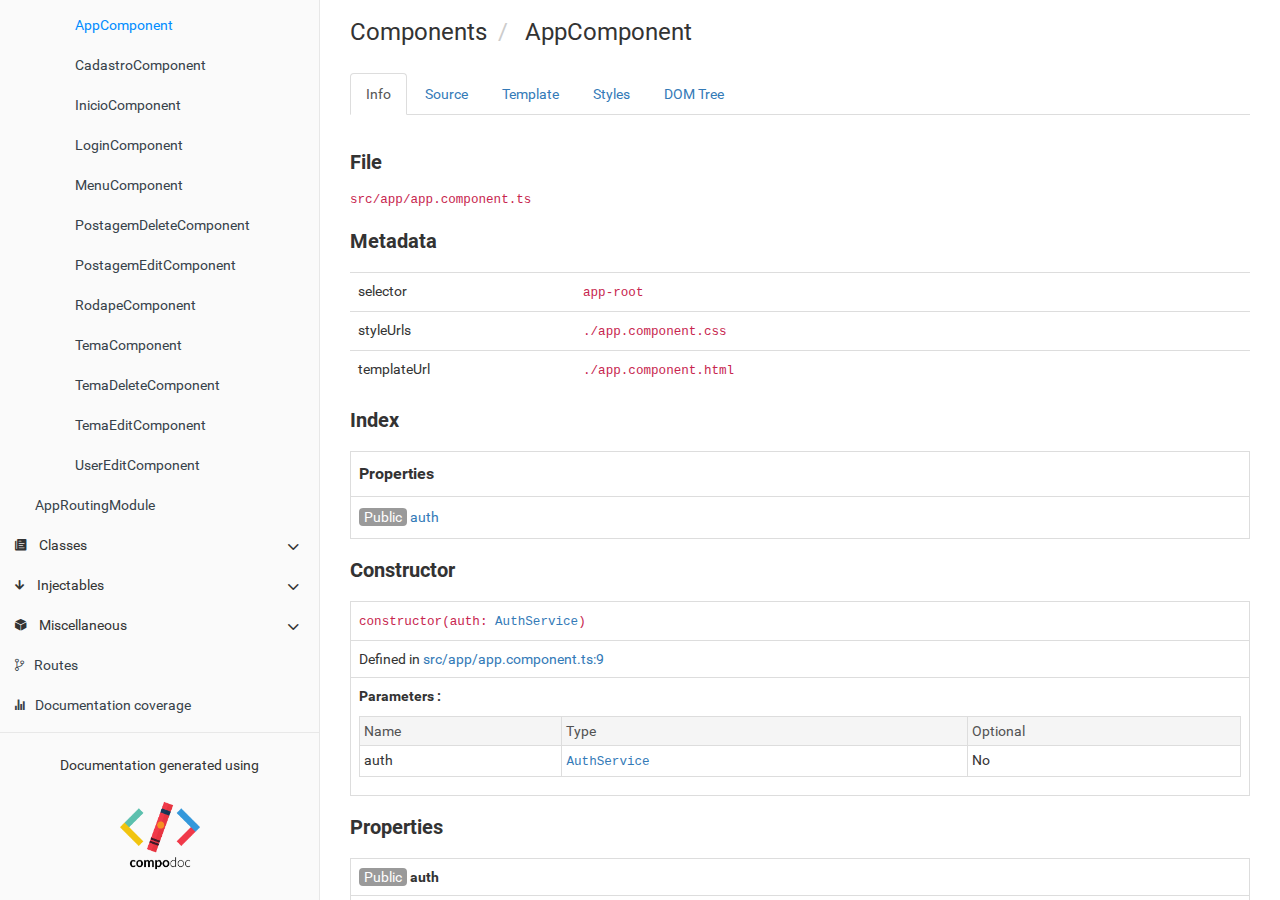
<file: documentation/components/AppComponent.html>
<!doctype html>
<html class="no-js" lang="">
    <head>
        <meta charset="utf-8">
        <meta http-equiv="x-ua-compatible" content="ie=edge">
        <title>blog-pessoal documentation</title>
        <meta name="description" content="">
        <meta name="viewport" content="width=device-width, initial-scale=1">

        <link rel="icon" type="image/x-icon" href="../images/favicon.ico">
	   <link rel="stylesheet" href="../styles/style.css">
        <link rel="stylesheet" href="../styles/dark.css" media="(prefers-color-scheme: dark)">
    </head>
    <body>

        <div class="navbar navbar-default navbar-fixed-top visible-xs">
            <a href="../" class="navbar-brand">blog-pessoal documentation</a>
            <button type="button" class="btn btn-default btn-menu ion-ios-menu" id="btn-menu"></button>
        </div>

        <div class="xs-menu menu" id="mobile-menu">
                <div id="book-search-input" role="search"><input type="text" placeholder="Type to search"></div>            <compodoc-menu></compodoc-menu>
        </div>

        <div class="container-fluid main">
           <div class="row main">
               <div class="hidden-xs menu">
                   <compodoc-menu mode="normal"></compodoc-menu>
               </div>
               <!-- START CONTENT -->
               <div class="content component">
                   <div class="content-data">




<ol class="breadcrumb">
  <li>Components</li>
  <li
  >
  AppComponent</li>
</ol>

<ul class="nav nav-tabs" role="tablist">
        <li class="active">
            <a href="#info" role="tab" id="info-tab" data-toggle="tab" data-link="info">Info</a>
        </li>
        <li >
            <a href="#source" role="tab" id="source-tab" data-toggle="tab" data-link="source">Source</a>
        </li>
        <li >
            <a href="#templateData" role="tab" id="templateData-tab" data-toggle="tab" data-link="template">Template</a>
        </li>
        <li >
            <a href="#styleData" role="tab" id="styleData-tab" data-toggle="tab" data-link="style">Styles</a>
        </li>
        <li >
            <a href="#tree" role="tab" id="tree-tab" data-toggle="tab" data-link="dom-tree">DOM Tree</a>
        </li>
</ul>

<div class="tab-content">
    <div class="tab-pane fade active in" id="c-info"><p class="comment">
    <h3>File</h3>
</p>
<p class="comment">
    <code>src/app/app.component.ts</code>
</p>






<section>
    <h3>Metadata</h3>
    <table class="table table-sm table-hover">
        <tbody>











            <tr>
                <td class="col-md-3">selector</td>
                <td class="col-md-9"><code>app-root</code></td>
            </tr>

            <tr>
                <td class="col-md-3">styleUrls</td>
                <td class="col-md-9"><code>./app.component.css</code></td>
            </tr>



            <tr>
                <td class="col-md-3">templateUrl</td>
                <td class="col-md-9"><code>./app.component.html</code></td>
            </tr>








        </tbody>
    </table>
</section>

    <section>
    <h3 id="index">Index</h3>
    <table class="table table-sm table-bordered index-table">
        <tbody>
                <tr>
                    <td class="col-md-4">
                        <h6><b>Properties</b></h6>
                    </td>
                </tr>
                <tr>
                    <td class="col-md-4">
                        <ul class="index-list">
                            <li>
                                    <span class="modifier">Public</span>
                                <a href="#auth" >auth</a>
                            </li>
                        </ul>
                    </td>
                </tr>






        </tbody>
    </table>
</section>

    <section>
    <h3 id="constructor">Constructor</h3>
        <table class="table table-sm table-bordered">
            <tbody>
                <tr>
                    <td class="col-md-4">
<code>constructor(auth: <a href="../injectables/AuthService.html" target="_self">AuthService</a>)</code>
                    </td>
                </tr>
                        <tr>
                            <td class="col-md-4">
                                <div class="io-line">Defined in <a href="" data-line="9" class="link-to-prism">src/app/app.component.ts:9</a></div>
                            </td>
                        </tr>

                <tr>
                    <td class="col-md-4">
                            <div>
                                    <b>Parameters :</b>
                                    <table class="params">
                                        <thead>
                                            <tr>
                                                <td>Name</td>
                                                    <td>Type</td>
                                                <td>Optional</td>
                                            </tr>
                                        </thead>
                                        <tbody>
                                                <tr>
                                                        <td>auth</td>
                                                  
                                                        <td>
                                                                        <code><a href="../injectables/AuthService.html" target="_self" >AuthService</a></code>
                                                        </td>
                                                  
                                                    <td>
                                                            No
                                                    </td>
                                                    
                                                </tr>
                                        </tbody>
                                    </table>
                            </div>
                    </td>
                </tr>
            </tbody>
        </table>
</section>






    <section>
    
    <h3 id="inputs">
        Properties
    </h3>
    <table class="table table-sm table-bordered">
        <tbody>
            <tr>
                <td class="col-md-4">
                    <a name="auth"></a>
                    <span class="name">
                            <span class="modifier">Public</span>
                        <span ><b>auth</b></span>
                        <a href="#auth"><span class="icon ion-ios-link"></span></a>
                    </span>
                </td>
            </tr>
                <tr>
                    <td class="col-md-4">
                        <i>Type : </i>        <code><a href="../injectables/AuthService.html" target="_self" >AuthService</a></code>

                    </td>
                </tr>
                    <tr>
                        <td class="col-md-4">
                                <div class="io-line">Defined in <a href="" data-line="12" class="link-to-prism">src/app/app.component.ts:12</a></div>
                        </td>
                    </tr>


        </tbody>
    </table>
</section>

</div>


    <div class="tab-pane fade  tab-source-code" id="c-source">
        <pre class="line-numbers compodoc-sourcecode"><code class="language-typescript">import { Component } from &#x27;@angular/core&#x27;;
import { AuthService } from &#x27;./service/auth.service&#x27;;

@Component({
  selector: &#x27;app-root&#x27;,
  templateUrl: &#x27;./app.component.html&#x27;,
  styleUrls: [&#x27;./app.component.css&#x27;]
})
export class AppComponent {

  constructor(
    public auth: AuthService
  ){}
}
</code></pre>
    </div>

    <div class="tab-pane fade " id="c-templateData">
        <pre class="line-numbers"><code class="language-html">&lt;app-menu *ngIf&#x3D;&#x27;auth.logado()&#x27;&gt;&lt;/app-menu&gt;
&lt;router-outlet&gt;&lt;/router-outlet&gt;
&lt;app-rodape *ngIf&#x3D;&#x27;auth.logado()&#x27;&gt;&lt;/app-rodape&gt;</code></pre>
    </div>

    <div class="tab-pane fade " id="c-styleData">
                <p class="comment">
                    <code>./app.component.css</code>
                </p>
                <pre class="line-numbers"><code class="language-scss"></code></pre>
    </div>

    <div class="tab-pane fade " id="c-tree">
        <div id="tree-container"></div>
        <div class="tree-legend">
            <div class="title">
                <b>Legend</b>
            </div>
            <div>
                <div class="color htmlelement"></div><span>Html element</span>
            </div>
            <div>
                <div class="color component"></div><span>Component</span>
            </div>
            <div>
                <div class="color directive"></div><span>Html element with directive</span>
            </div>
        </div>
    </div>

    
</div>

<script src="../js/libs/vis.min.js"></script>
<script src="../js/libs/htmlparser.js"></script>
<script src="../js/libs/deep-iterator.js"></script>
<script>
        var COMPONENT_TEMPLATE = '<div><app-menu *ngIf=\'auth.logado()\'></app-menu><router-outlet></router-outlet><app-rodape *ngIf=\'auth.logado()\'></app-rodape></div>'
    var COMPONENTS = [{'name': 'AlertasComponent', 'selector': 'app-alertas'},{'name': 'AppComponent', 'selector': 'app-root'},{'name': 'CadastroComponent', 'selector': 'app-cadastro'},{'name': 'InicioComponent', 'selector': 'app-inicio'},{'name': 'LoginComponent', 'selector': 'app-login'},{'name': 'MenuComponent', 'selector': 'app-menu'},{'name': 'PostagemDeleteComponent', 'selector': 'app-postagem-delete'},{'name': 'PostagemEditComponent', 'selector': 'app-postagem-edit'},{'name': 'RodapeComponent', 'selector': 'app-rodape'},{'name': 'TemaComponent', 'selector': 'app-tema'},{'name': 'TemaDeleteComponent', 'selector': 'app-tema-delete'},{'name': 'TemaEditComponent', 'selector': 'app-tema-edit'},{'name': 'UserEditComponent', 'selector': 'app-user-edit'}];
    var DIRECTIVES = [];
    var ACTUAL_COMPONENT = {'name': 'AppComponent'};
</script>
<script src="../js/tree.js"></script>















                   </div><div class="search-results">
    <div class="has-results">
        <h1 class="search-results-title"><span class='search-results-count'></span> results matching "<span class='search-query'></span>"</h1>
        <ul class="search-results-list"></ul>
    </div>
    <div class="no-results">
        <h1 class="search-results-title">No results matching "<span class='search-query'></span>"</h1>
    </div>
</div>
</div>
               <!-- END CONTENT -->
           </div>
       </div>

       <script>
            var COMPODOC_CURRENT_PAGE_DEPTH = 1;
            var COMPODOC_CURRENT_PAGE_CONTEXT = 'component';
            var COMPODOC_CURRENT_PAGE_URL = 'AppComponent.html';
            var MAX_SEARCH_RESULTS = 15;
       </script>

       <script src="../js/libs/custom-elements.min.js"></script>
       <script src="../js/libs/lit-html.js"></script>

       <script src="../js/menu-wc.js" defer></script>
       <script nomodule src="../js/menu-wc_es5.js" defer></script>

       <script src="../js/libs/bootstrap-native.js"></script>

       <script src="../js/libs/es6-shim.min.js"></script>
       <script src="../js/libs/EventDispatcher.js"></script>
       <script src="../js/libs/promise.min.js"></script>
       <script src="../js/libs/zepto.min.js"></script>

       <script src="../js/compodoc.js"></script>

       <script src="../js/tabs.js"></script>
       <script src="../js/menu.js"></script>
       <script src="../js/libs/clipboard.min.js"></script>
       <script src="../js/libs/prism.js"></script>
       <script src="../js/sourceCode.js"></script>
          <script src="../js/search/search.js"></script>
          <script src="../js/search/lunr.min.js"></script>
          <script src="../js/search/search-lunr.js"></script>
          <script src="../js/search/search_index.js"></script>
       <script src="../js/lazy-load-graphs.js"></script>


    </body>
</html>
</file>
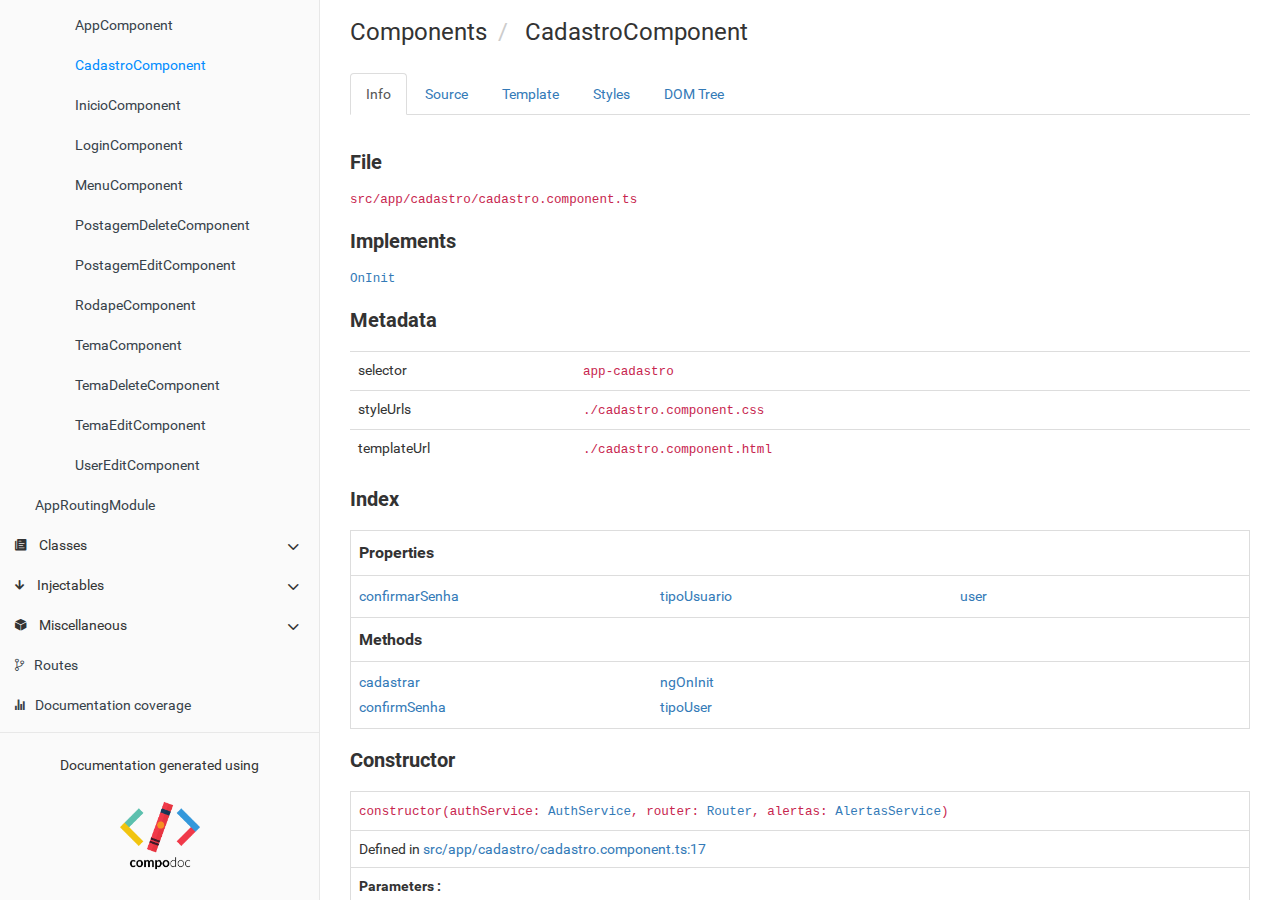
<file: documentation/components/CadastroComponent.html>
<!doctype html>
<html class="no-js" lang="">
    <head>
        <meta charset="utf-8">
        <meta http-equiv="x-ua-compatible" content="ie=edge">
        <title>blog-pessoal documentation</title>
        <meta name="description" content="">
        <meta name="viewport" content="width=device-width, initial-scale=1">

        <link rel="icon" type="image/x-icon" href="../images/favicon.ico">
	   <link rel="stylesheet" href="../styles/style.css">
        <link rel="stylesheet" href="../styles/dark.css" media="(prefers-color-scheme: dark)">
    </head>
    <body>

        <div class="navbar navbar-default navbar-fixed-top visible-xs">
            <a href="../" class="navbar-brand">blog-pessoal documentation</a>
            <button type="button" class="btn btn-default btn-menu ion-ios-menu" id="btn-menu"></button>
        </div>

        <div class="xs-menu menu" id="mobile-menu">
                <div id="book-search-input" role="search"><input type="text" placeholder="Type to search"></div>            <compodoc-menu></compodoc-menu>
        </div>

        <div class="container-fluid main">
           <div class="row main">
               <div class="hidden-xs menu">
                   <compodoc-menu mode="normal"></compodoc-menu>
               </div>
               <!-- START CONTENT -->
               <div class="content component">
                   <div class="content-data">




<ol class="breadcrumb">
  <li>Components</li>
  <li
  >
  CadastroComponent</li>
</ol>

<ul class="nav nav-tabs" role="tablist">
        <li class="active">
            <a href="#info" role="tab" id="info-tab" data-toggle="tab" data-link="info">Info</a>
        </li>
        <li >
            <a href="#source" role="tab" id="source-tab" data-toggle="tab" data-link="source">Source</a>
        </li>
        <li >
            <a href="#templateData" role="tab" id="templateData-tab" data-toggle="tab" data-link="template">Template</a>
        </li>
        <li >
            <a href="#styleData" role="tab" id="styleData-tab" data-toggle="tab" data-link="style">Styles</a>
        </li>
        <li >
            <a href="#tree" role="tab" id="tree-tab" data-toggle="tab" data-link="dom-tree">DOM Tree</a>
        </li>
</ul>

<div class="tab-content">
    <div class="tab-pane fade active in" id="c-info"><p class="comment">
    <h3>File</h3>
</p>
<p class="comment">
    <code>src/app/cadastro/cadastro.component.ts</code>
</p>




    <p class="comment">
        <h3>Implements</h3>
    </p>
    <p class="comment">
                    <code><a href="https://angular.io/api/core/OnInit" target="_blank" >OnInit</a></code>
    </p>


<section>
    <h3>Metadata</h3>
    <table class="table table-sm table-hover">
        <tbody>











            <tr>
                <td class="col-md-3">selector</td>
                <td class="col-md-9"><code>app-cadastro</code></td>
            </tr>

            <tr>
                <td class="col-md-3">styleUrls</td>
                <td class="col-md-9"><code>./cadastro.component.css</code></td>
            </tr>



            <tr>
                <td class="col-md-3">templateUrl</td>
                <td class="col-md-9"><code>./cadastro.component.html</code></td>
            </tr>








        </tbody>
    </table>
</section>

    <section>
    <h3 id="index">Index</h3>
    <table class="table table-sm table-bordered index-table">
        <tbody>
                <tr>
                    <td class="col-md-4">
                        <h6><b>Properties</b></h6>
                    </td>
                </tr>
                <tr>
                    <td class="col-md-4">
                        <ul class="index-list">
                            <li>
                                <a href="#confirmarSenha" >confirmarSenha</a>
                            </li>
                            <li>
                                <a href="#tipoUsuario" >tipoUsuario</a>
                            </li>
                            <li>
                                <a href="#user" >user</a>
                            </li>
                        </ul>
                    </td>
                </tr>

                <tr>
                    <td class="col-md-4">
                        <h6><b>Methods</b></h6>
                    </td>
                </tr>
                <tr>
                    <td class="col-md-4">
                        <ul class="index-list">
                            <li>
                                <a href="#cadastrar" >cadastrar</a>
                            </li>
                            <li>
                                <a href="#confirmSenha" >confirmSenha</a>
                            </li>
                            <li>
                                <a href="#ngOnInit" >ngOnInit</a>
                            </li>
                            <li>
                                <a href="#tipoUser" >tipoUser</a>
                            </li>
                        </ul>
                    </td>
                </tr>





        </tbody>
    </table>
</section>

    <section>
    <h3 id="constructor">Constructor</h3>
        <table class="table table-sm table-bordered">
            <tbody>
                <tr>
                    <td class="col-md-4">
<code>constructor(authService: <a href="../injectables/AuthService.html" target="_self">AuthService</a>, router: <a href="https://angular.io/api/router/Router" target="_blank">Router</a>, alertas: <a href="../injectables/AlertasService.html" target="_self">AlertasService</a>)</code>
                    </td>
                </tr>
                        <tr>
                            <td class="col-md-4">
                                <div class="io-line">Defined in <a href="" data-line="17" class="link-to-prism">src/app/cadastro/cadastro.component.ts:17</a></div>
                            </td>
                        </tr>

                <tr>
                    <td class="col-md-4">
                            <div>
                                    <b>Parameters :</b>
                                    <table class="params">
                                        <thead>
                                            <tr>
                                                <td>Name</td>
                                                    <td>Type</td>
                                                <td>Optional</td>
                                            </tr>
                                        </thead>
                                        <tbody>
                                                <tr>
                                                        <td>authService</td>
                                                  
                                                        <td>
                                                                        <code><a href="../injectables/AuthService.html" target="_self" >AuthService</a></code>
                                                        </td>
                                                  
                                                    <td>
                                                            No
                                                    </td>
                                                    
                                                </tr>
                                                <tr>
                                                        <td>router</td>
                                                  
                                                        <td>
                                                                        <code><a href="https://angular.io/api/router/Router" target="_blank" >Router</a></code>
                                                        </td>
                                                  
                                                    <td>
                                                            No
                                                    </td>
                                                    
                                                </tr>
                                                <tr>
                                                        <td>alertas</td>
                                                  
                                                        <td>
                                                                        <code><a href="../injectables/AlertasService.html" target="_self" >AlertasService</a></code>
                                                        </td>
                                                  
                                                    <td>
                                                            No
                                                    </td>
                                                    
                                                </tr>
                                        </tbody>
                                    </table>
                            </div>
                    </td>
                </tr>
            </tbody>
        </table>
</section>





    <section>
    
    <h3 id="methods">
        Methods
    </h3>
    <table class="table table-sm table-bordered">
        <tbody>
            <tr>
                <td class="col-md-4">
                    <a name="cadastrar"></a>
                    <span class="name">
                        <span ><b>cadastrar</b></span>
                        <a href="#cadastrar"><span class="icon ion-ios-link"></span></a>
                    </span>
                </td>
            </tr>
            <tr>
                <td class="col-md-4">
<code>cadastrar()</code>
                </td>
            </tr>


            <tr>
                <td class="col-md-4">
                    <div class="io-line">Defined in <a href="" data-line="38"
                            class="link-to-prism">src/app/cadastro/cadastro.component.ts:38</a></div>
                </td>
            </tr>


            <tr>
                <td class="col-md-4">

                    <div class="io-description">
                        <b>Returns : </b>        <code><a href="https://www.typescriptlang.org/docs/handbook/basic-types.html" target="_blank" >void</a></code>

                    </div>
                </td>
            </tr>
        </tbody>
    </table>
    <table class="table table-sm table-bordered">
        <tbody>
            <tr>
                <td class="col-md-4">
                    <a name="confirmSenha"></a>
                    <span class="name">
                        <span ><b>confirmSenha</b></span>
                        <a href="#confirmSenha"><span class="icon ion-ios-link"></span></a>
                    </span>
                </td>
            </tr>
            <tr>
                <td class="col-md-4">
<code>confirmSenha(event: <a href="https://www.typescriptlang.org/docs/handbook/basic-types.html" target="_blank">any</a>)</code>
                </td>
            </tr>


            <tr>
                <td class="col-md-4">
                    <div class="io-line">Defined in <a href="" data-line="29"
                            class="link-to-prism">src/app/cadastro/cadastro.component.ts:29</a></div>
                </td>
            </tr>


            <tr>
                <td class="col-md-4">

                    <div class="io-description">
                        <b>Parameters :</b>
                        
                        <table class="params">
                            <thead>
                                <tr>
                                    <td>Name</td>
                                    <td>Type</td>
                                    <td>Optional</td>
                                </tr>
                            </thead>
                            <tbody>
                                <tr>
                                    <td>event</td>
                                    <td>
                                                <code><a href="https://www.typescriptlang.org/docs/handbook/basic-types.html" target="_blank" >any</a></code>
                                    </td>

                                    <td>
                                        No
                                    </td>


                                </tr>
                            </tbody>
                        </table>
                    </div>
                    <div>
                    </div>
                    <div class="io-description">
                        <b>Returns : </b>        <code><a href="https://www.typescriptlang.org/docs/handbook/basic-types.html" target="_blank" >void</a></code>

                    </div>
                    <div class="io-description">
                        
                    </div>
                </td>
            </tr>
        </tbody>
    </table>
    <table class="table table-sm table-bordered">
        <tbody>
            <tr>
                <td class="col-md-4">
                    <a name="ngOnInit"></a>
                    <span class="name">
                        <span ><b>ngOnInit</b></span>
                        <a href="#ngOnInit"><span class="icon ion-ios-link"></span></a>
                    </span>
                </td>
            </tr>
            <tr>
                <td class="col-md-4">
<code>ngOnInit()</code>
                </td>
            </tr>


            <tr>
                <td class="col-md-4">
                    <div class="io-line">Defined in <a href="" data-line="25"
                            class="link-to-prism">src/app/cadastro/cadastro.component.ts:25</a></div>
                </td>
            </tr>


            <tr>
                <td class="col-md-4">

                    <div class="io-description">
                        <b>Returns : </b>        <code><a href="https://www.typescriptlang.org/docs/handbook/basic-types.html" target="_blank" >void</a></code>

                    </div>
                </td>
            </tr>
        </tbody>
    </table>
    <table class="table table-sm table-bordered">
        <tbody>
            <tr>
                <td class="col-md-4">
                    <a name="tipoUser"></a>
                    <span class="name">
                        <span ><b>tipoUser</b></span>
                        <a href="#tipoUser"><span class="icon ion-ios-link"></span></a>
                    </span>
                </td>
            </tr>
            <tr>
                <td class="col-md-4">
<code>tipoUser(event: <a href="https://www.typescriptlang.org/docs/handbook/basic-types.html" target="_blank">any</a>)</code>
                </td>
            </tr>


            <tr>
                <td class="col-md-4">
                    <div class="io-line">Defined in <a href="" data-line="33"
                            class="link-to-prism">src/app/cadastro/cadastro.component.ts:33</a></div>
                </td>
            </tr>


            <tr>
                <td class="col-md-4">

                    <div class="io-description">
                        <b>Parameters :</b>
                        
                        <table class="params">
                            <thead>
                                <tr>
                                    <td>Name</td>
                                    <td>Type</td>
                                    <td>Optional</td>
                                </tr>
                            </thead>
                            <tbody>
                                <tr>
                                    <td>event</td>
                                    <td>
                                                <code><a href="https://www.typescriptlang.org/docs/handbook/basic-types.html" target="_blank" >any</a></code>
                                    </td>

                                    <td>
                                        No
                                    </td>


                                </tr>
                            </tbody>
                        </table>
                    </div>
                    <div>
                    </div>
                    <div class="io-description">
                        <b>Returns : </b>        <code><a href="https://www.typescriptlang.org/docs/handbook/basic-types.html" target="_blank" >void</a></code>

                    </div>
                    <div class="io-description">
                        
                    </div>
                </td>
            </tr>
        </tbody>
    </table>
</section>
    <section>
    
    <h3 id="inputs">
        Properties
    </h3>
    <table class="table table-sm table-bordered">
        <tbody>
            <tr>
                <td class="col-md-4">
                    <a name="confirmarSenha"></a>
                    <span class="name">
                        <span ><b>confirmarSenha</b></span>
                        <a href="#confirmarSenha"><span class="icon ion-ios-link"></span></a>
                    </span>
                </td>
            </tr>
                <tr>
                    <td class="col-md-4">
                        <i>Type : </i>        <code><a href="https://developer.mozilla.org/en-US/docs/Web/JavaScript/Reference/Global_Objects/string" target="_blank" >string</a></code>

                    </td>
                </tr>
                    <tr>
                        <td class="col-md-4">
                                <div class="io-line">Defined in <a href="" data-line="16" class="link-to-prism">src/app/cadastro/cadastro.component.ts:16</a></div>
                        </td>
                    </tr>


        </tbody>
    </table>
    <table class="table table-sm table-bordered">
        <tbody>
            <tr>
                <td class="col-md-4">
                    <a name="tipoUsuario"></a>
                    <span class="name">
                        <span ><b>tipoUsuario</b></span>
                        <a href="#tipoUsuario"><span class="icon ion-ios-link"></span></a>
                    </span>
                </td>
            </tr>
                <tr>
                    <td class="col-md-4">
                        <i>Type : </i>        <code><a href="https://developer.mozilla.org/en-US/docs/Web/JavaScript/Reference/Global_Objects/string" target="_blank" >string</a></code>

                    </td>
                </tr>
                    <tr>
                        <td class="col-md-4">
                                <div class="io-line">Defined in <a href="" data-line="17" class="link-to-prism">src/app/cadastro/cadastro.component.ts:17</a></div>
                        </td>
                    </tr>


        </tbody>
    </table>
    <table class="table table-sm table-bordered">
        <tbody>
            <tr>
                <td class="col-md-4">
                    <a name="user"></a>
                    <span class="name">
                        <span ><b>user</b></span>
                        <a href="#user"><span class="icon ion-ios-link"></span></a>
                    </span>
                </td>
            </tr>
                <tr>
                    <td class="col-md-4">
                        <i>Type : </i>        <code><a href="../classes/User.html" target="_self" >User</a></code>

                    </td>
                </tr>
                <tr>
                    <td class="col-md-4">
                        <i>Default value : </i><code>new User</code>
                    </td>
                </tr>
                    <tr>
                        <td class="col-md-4">
                                <div class="io-line">Defined in <a href="" data-line="15" class="link-to-prism">src/app/cadastro/cadastro.component.ts:15</a></div>
                        </td>
                    </tr>


        </tbody>
    </table>
</section>

</div>


    <div class="tab-pane fade  tab-source-code" id="c-source">
        <pre class="line-numbers compodoc-sourcecode"><code class="language-typescript">import { Component, OnInit } from &#x27;@angular/core&#x27;;
import { Router } from &#x27;@angular/router&#x27;;
import { User } from &#x27;../model/User&#x27;;
import { UserLogin } from &#x27;../model/UserLogin&#x27;;
import { AlertasService } from &#x27;../service/alertas.service&#x27;;
import { AuthService } from &#x27;../service/auth.service&#x27;;

@Component({
  selector: &#x27;app-cadastro&#x27;,
  templateUrl: &#x27;./cadastro.component.html&#x27;,
  styleUrls: [&#x27;./cadastro.component.css&#x27;]
})
export class CadastroComponent implements OnInit {

  user: User &#x3D; new User
  confirmarSenha: string
  tipoUsuario: string

  constructor(
    private authService: AuthService,
    private router: Router,
    private alertas: AlertasService
  ) { }

  ngOnInit()  {
    window.scroll(0,0)
  
  }
  confirmSenha(event: any) {
    this.confirmarSenha &#x3D; event.target.value
  }

  tipoUser(event: any) {
    this.tipoUsuario &#x3D; event.target.value

  }

  cadastrar() {
    this.user.tipo &#x3D; this.tipoUsuario

    if(this.user.senha !&#x3D; this.confirmarSenha){
      this.alertas.showAlertPrimary(&#x27;As senhas estão incorretas&#x27;)
    } else{
      this.authService.cadastrar(this.user).subscribe((resp: User) &#x3D;&gt; {
        this.user &#x3D; resp
        this.router.navigate([&#x27;/login&#x27;])
        this.alertas.showAlertSuccess(&#x27;Usuário cadastrado com sucesso!&#x27;)
      })
    }

  }
}
</code></pre>
    </div>

    <div class="tab-pane fade " id="c-templateData">
        <pre class="line-numbers"><code class="language-html">&lt;div class&#x3D;&quot;container-fluid&quot;&gt;
    &lt;div class&#x3D;&quot;row d-flex align-items-center&quot;&gt;
        &lt;div class&#x3D;&quot;col-md-6&quot; id&#x3D;&quot;img-bg&quot;&gt;&lt;/div&gt;

        &lt;div class&#x3D;&quot;col-md-6&quot;&gt;
            &lt;div class&#x3D;&quot;row d-flex justify-content-center&quot;&gt;
                &lt;div class&#x3D;&quot;col-md-8 bg-dark borderCadastro p-4&quot;&gt;
                    &lt;h1 class&#x3D;&quot;text-center tipofonte text-white&quot;&gt;Cadastro&lt;/h1&gt;

                    &lt;div class&#x3D;&quot;form-group&quot;&gt;
                        &lt;label for&#x3D;&quot;nome&quot; class&#x3D;&quot;text-white font-weight-bold&quot;&gt;Nome&lt;/label&gt;
                        &lt;input [(ngModel)]&#x3D;&#x27;user.nome&#x27; class&#x3D;&quot;form-control&quot; type&#x3D;&quot;text&quot; name&#x3D;&quot;nome&quot; id&#x3D;&quot;nome&quot; placeholder&#x3D;&quot;Seu nome&quot;&gt;
                    &lt;/div&gt;
                    
                    &lt;div class&#x3D;&quot;form-group&quot;&gt;
                        &lt;label for&#x3D;&quot;usuario&quot; class&#x3D;&quot;text-white font-weight-bold&quot;&gt;Usuário&lt;/label&gt;
                        &lt;input [(ngModel)]&#x3D;&#x27;user.usuario&#x27; class&#x3D;&quot;form-control&quot; type&#x3D;&quot;text&quot; name&#x3D;&quot;usuario&quot; id&#x3D;&quot;usuario&quot; placeholder&#x3D;&quot;Email&quot;&gt;
                    &lt;/div&gt;

                    &lt;div class&#x3D;&quot;form-group&quot;&gt;
                        &lt;label for&#x3D;&quot;dataNascimento&quot; class&#x3D;&quot;text-white font-weight-bold&quot;&gt;Data de Nascimento&lt;/label&gt;
                        &lt;input [(ngModel)]&#x3D;&#x27;user.dataNascimento&#x27; class&#x3D;&quot;form-control&quot; type&#x3D;&quot;date&quot; name&#x3D;&quot;dataNascimento&quot; id&#x3D;&quot;dataNascimento&quot; placeholder&#x3D;&quot;Digite sua data de nascimento&quot;&gt;
                    &lt;/div&gt;

                    &lt;div class&#x3D;&quot;form-group&quot;&gt;
                        &lt;label for&#x3D;&quot;foto&quot; class&#x3D;&quot;text-white font-weight-bold&quot;&gt;Link da foto&lt;/label&gt;
                        &lt;input [(ngModel)]&#x3D;&#x27;user.foto&#x27; class&#x3D;&quot;form-control&quot; type&#x3D;&quot;text&quot; name&#x3D;&quot;foto&quot; id&#x3D;&quot;foto&quot; placeholder&#x3D;&quot;Insira a URL da sua foto&quot;&gt;
                    &lt;/div&gt;

                    &lt;div class&#x3D;&quot;form-group&quot;&gt;
                        &lt;label for&#x3D;&quot;senha&quot; class&#x3D;&quot;text-white font-weight-bold&quot;&gt;Senha&lt;/label&gt;
                        &lt;input (input)&#x3D;&#x27;confirmSenha($event)&#x27; class&#x3D;&quot;form-control&quot; type&#x3D;&quot;password&quot; name&#x3D;&quot;senha&quot; id&#x3D;&quot;senha&quot; placeholder&#x3D;&quot;Senha com no mínimo 6 caracteres&quot;&gt;
                    &lt;/div&gt;

                    &lt;div class&#x3D;&quot;form-group&quot;&gt;
                        &lt;label for&#x3D;&quot;confirmarSenha&quot; class&#x3D;&quot;text-white font-weight-bold&quot;&gt;Confirmar senha&lt;/label&gt;
                        &lt;input [(ngModel)]&#x3D;&#x27;user.senha&#x27; class&#x3D;&quot;form-control&quot; type&#x3D;&quot;password&quot; name&#x3D;&quot;confirmarSenha&quot; id&#x3D;&quot;confirmarSenha&quot; placeholder&#x3D;&quot;Senha igual ao campo superior&quot;&gt;
                    &lt;/div&gt;

                    &lt;div class&#x3D;&quot;form-group&quot;&gt;
                        &lt;label for&#x3D;&quot;tipo&quot; class&#x3D;&quot;text-white font-weight-bold&quot;&gt;Tipo de Usuário&lt;/label&gt;
                        &lt;select class&#x3D;&quot;form-control&quot; name&#x3D;&quot;tipo&quot; id&#x3D;&quot;tipo&quot; (change)&#x3D;&#x27;tipoUser($event)&#x27;&gt;
                            &lt;option&gt;Selecione um tipo de usuário:&lt;/option&gt;
                            &lt;option value&#x3D;&quot;normal&quot;&gt;Normal&lt;/option&gt;
                            &lt;option value&#x3D;&quot;adm&quot;&gt;Administrador&lt;/option&gt;
                        &lt;/select&gt;
                    &lt;/div&gt;

                    &lt;div class&#x3D;&quot;d-flex justify-content-center&quot;&gt;
                        &lt;button class&#x3D;&quot;btn btn-danger pl-4 pr-4 mr-5 ebutton text-dark&quot; type&#x3D;&quot;submit&quot; routerLink&#x3D;&quot;/login&quot;&gt;&lt;b&gt;Cancelar&lt;/b&gt;&lt;/button&gt;
                        &lt;button class&#x3D;&quot;btn btn-warning text-white pl-4 pr-4 ebutton text-dark&quot; type&#x3D;&quot;submit&quot; 
                        (click)&#x3D;&#x27;cadastrar()&#x27;&gt;&lt;b&gt;Cadastrar&lt;/b&gt;&lt;/button&gt;
                    &lt;/div&gt;

                &lt;/div&gt;
            &lt;/div&gt;
        &lt;/div&gt;        
    &lt;/div&gt;

&lt;/div&gt;</code></pre>
    </div>

    <div class="tab-pane fade " id="c-styleData">
                <p class="comment">
                    <code>./cadastro.component.css</code>
                </p>
                <pre class="line-numbers"><code class="language-scss">#img-bg{
    background-image: url(&#x27;https://i.imgur.com/vBbg9Nr.jpg&#x27;);
    
    min-height: 760px;


    background-position: center;
    background-repeat: no-repeat;
    background-size: cover;
}

.tipofonte{
    font-size: 50px;
    font-family: &#x27;bebas neue&#x27;, sans-serif
}

.ebutton{
    transition: all 0.5s;
    cursor: pointer;
}

.ebutton:hover{
    -webkit-transform: scale(1.1);
    transform: scale(1.1);
}

.borderCadastro{
    border-radius: 30px;
    border: 2px solid #ffc107;
    box-shadow: 0 0 10px #ffc107;
    box-shadow: 0 0 20px black;
}

input{
    border: 2px solid #ffc107;
}

input:focus {
    outline: none !important;
    border:1px solid #ffc107;
    box-shadow: 0 0 10px #ffc107;
}


select{
    border: 2px solid #ffc107;
}

select:focus {
    outline: none !important;
    border:1px solid #ffc107;
    box-shadow: 0 0 10px #ffc107;
}</code></pre>
    </div>

    <div class="tab-pane fade " id="c-tree">
        <div id="tree-container"></div>
        <div class="tree-legend">
            <div class="title">
                <b>Legend</b>
            </div>
            <div>
                <div class="color htmlelement"></div><span>Html element</span>
            </div>
            <div>
                <div class="color component"></div><span>Component</span>
            </div>
            <div>
                <div class="color directive"></div><span>Html element with directive</span>
            </div>
        </div>
    </div>

    
</div>

<script src="../js/libs/vis.min.js"></script>
<script src="../js/libs/htmlparser.js"></script>
<script src="../js/libs/deep-iterator.js"></script>
<script>
        var COMPONENT_TEMPLATE = '<div><div class="container-fluid">    <div class="row d-flex align-items-center">        <div class="col-md-6" id="img-bg"></div>        <div class="col-md-6">            <div class="row d-flex justify-content-center">                <div class="col-md-8 bg-dark borderCadastro p-4">                    <h1 class="text-center tipofonte text-white">Cadastro</h1>                    <div class="form-group">                        <label for="nome" class="text-white font-weight-bold">Nome</label>                        <input [(ngModel)]=\'user.nome\' class="form-control" type="text" name="nome" id="nome" placeholder="Seu nome">                    </div>                                        <div class="form-group">                        <label for="usuario" class="text-white font-weight-bold">Usuário</label>                        <input [(ngModel)]=\'user.usuario\' class="form-control" type="text" name="usuario" id="usuario" placeholder="Email">                    </div>                    <div class="form-group">                        <label for="dataNascimento" class="text-white font-weight-bold">Data de Nascimento</label>                        <input [(ngModel)]=\'user.dataNascimento\' class="form-control" type="date" name="dataNascimento" id="dataNascimento" placeholder="Digite sua data de nascimento">                    </div>                    <div class="form-group">                        <label for="foto" class="text-white font-weight-bold">Link da foto</label>                        <input [(ngModel)]=\'user.foto\' class="form-control" type="text" name="foto" id="foto" placeholder="Insira a URL da sua foto">                    </div>                    <div class="form-group">                        <label for="senha" class="text-white font-weight-bold">Senha</label>                        <input (input)=\'confirmSenha($event)\' class="form-control" type="password" name="senha" id="senha" placeholder="Senha com no mínimo 6 caracteres">                    </div>                    <div class="form-group">                        <label for="confirmarSenha" class="text-white font-weight-bold">Confirmar senha</label>                        <input [(ngModel)]=\'user.senha\' class="form-control" type="password" name="confirmarSenha" id="confirmarSenha" placeholder="Senha igual ao campo superior">                    </div>                    <div class="form-group">                        <label for="tipo" class="text-white font-weight-bold">Tipo de Usuário</label>                        <select class="form-control" name="tipo" id="tipo" (change)=\'tipoUser($event)\'>                            <option>Selecione um tipo de usuário:</option>                            <option value="normal">Normal</option>                            <option value="adm">Administrador</option>                        </select>                    </div>                    <div class="d-flex justify-content-center">                        <button class="btn btn-danger pl-4 pr-4 mr-5 ebutton text-dark" type="submit" routerLink="/login"><b>Cancelar</b></button>                        <button class="btn btn-warning text-white pl-4 pr-4 ebutton text-dark" type="submit"                         (click)=\'cadastrar()\'><b>Cadastrar</b></button>                    </div>                </div>            </div>        </div>            </div></div></div>'
    var COMPONENTS = [{'name': 'AlertasComponent', 'selector': 'app-alertas'},{'name': 'AppComponent', 'selector': 'app-root'},{'name': 'CadastroComponent', 'selector': 'app-cadastro'},{'name': 'InicioComponent', 'selector': 'app-inicio'},{'name': 'LoginComponent', 'selector': 'app-login'},{'name': 'MenuComponent', 'selector': 'app-menu'},{'name': 'PostagemDeleteComponent', 'selector': 'app-postagem-delete'},{'name': 'PostagemEditComponent', 'selector': 'app-postagem-edit'},{'name': 'RodapeComponent', 'selector': 'app-rodape'},{'name': 'TemaComponent', 'selector': 'app-tema'},{'name': 'TemaDeleteComponent', 'selector': 'app-tema-delete'},{'name': 'TemaEditComponent', 'selector': 'app-tema-edit'},{'name': 'UserEditComponent', 'selector': 'app-user-edit'}];
    var DIRECTIVES = [];
    var ACTUAL_COMPONENT = {'name': 'CadastroComponent'};
</script>
<script src="../js/tree.js"></script>















                   </div><div class="search-results">
    <div class="has-results">
        <h1 class="search-results-title"><span class='search-results-count'></span> results matching "<span class='search-query'></span>"</h1>
        <ul class="search-results-list"></ul>
    </div>
    <div class="no-results">
        <h1 class="search-results-title">No results matching "<span class='search-query'></span>"</h1>
    </div>
</div>
</div>
               <!-- END CONTENT -->
           </div>
       </div>

       <script>
            var COMPODOC_CURRENT_PAGE_DEPTH = 1;
            var COMPODOC_CURRENT_PAGE_CONTEXT = 'component';
            var COMPODOC_CURRENT_PAGE_URL = 'CadastroComponent.html';
            var MAX_SEARCH_RESULTS = 15;
       </script>

       <script src="../js/libs/custom-elements.min.js"></script>
       <script src="../js/libs/lit-html.js"></script>

       <script src="../js/menu-wc.js" defer></script>
       <script nomodule src="../js/menu-wc_es5.js" defer></script>

       <script src="../js/libs/bootstrap-native.js"></script>

       <script src="../js/libs/es6-shim.min.js"></script>
       <script src="../js/libs/EventDispatcher.js"></script>
       <script src="../js/libs/promise.min.js"></script>
       <script src="../js/libs/zepto.min.js"></script>

       <script src="../js/compodoc.js"></script>

       <script src="../js/tabs.js"></script>
       <script src="../js/menu.js"></script>
       <script src="../js/libs/clipboard.min.js"></script>
       <script src="../js/libs/prism.js"></script>
       <script src="../js/sourceCode.js"></script>
          <script src="../js/search/search.js"></script>
          <script src="../js/search/lunr.min.js"></script>
          <script src="../js/search/search-lunr.js"></script>
          <script src="../js/search/search_index.js"></script>
       <script src="../js/lazy-load-graphs.js"></script>


    </body>
</html>
</file>
<file: documentation/styles/dark.css>
body {
    background: #212121;
    color: #fafafa;
}

code {
    color: #e09393;
}

a,
.menu ul.list li a.active {
    color: #7fc9ff;
}

.menu {
    background: #212121;
    border-right: 1px solid #444;
}

.menu ul.list li a {
    color: #fafafa;
}

.menu ul.list li.divider {
    background: #444;
}

.xs-menu ul.list li:nth-child(2) {
    margin: 0;
    background: none;
}

.menu ul.list li:nth-child(2) {
    margin: 0;
    background: none;
}

#book-search-input {
    background: #212121;
    border-top: 1px solid #444;
    border-bottom: 1px solid #444;
    color: #fafafa;
}

.table-bordered {
    border: 1px solid #444;
}

.table-bordered > tbody > tr > td,
.table-bordered > tbody > tr > th,
.table-bordered > tfoot > tr > td,
.table-bordered > tfoot > tr > th,
.table-bordered > thead > tr > td,
.table-bordered > thead > tr > th {
    border: 1px solid #444;
}

.coverage a,
.coverage-count {
    color: #fafafa;
}

.coverage-header {
    color: black;
}

.routes svg text,
.routes svg a {
    fill: white;
}
.routes svg rect {
    fill: #212121 !important;
}

.navbar-default,
.btn-default {
    background-color: black;
    border-color: #444;
    color: #fafafa;
}

.navbar-default .navbar-brand {
    color: #fafafa;
}

.overview .card,
.modules .card {
    background: #171717;
    color: #fafafa;
    border: 1px solid #444;
}
.overview .card a {
    color: #fafafa;
}

.modules .card-header {
    background: none;
    border-bottom: 1px solid #444;
}

.module .list-group-item {
    background: none;
    border: 1px solid #444;
}

.container-fluid.module h3 a {
    color: #337ab7;
}

table.params thead {
    background: #484848;
    color: #fafafa;
}
</file>
<file: documentation/styles/style.css>
@import "./reset.css";
@import "./bootstrap.min.css";
@import "./bootstrap-card.css";
@import "./prism.css";
@import "./ionicons.min.css";
@import "./compodoc.css";
@import "./tablesort.css";
</file>
